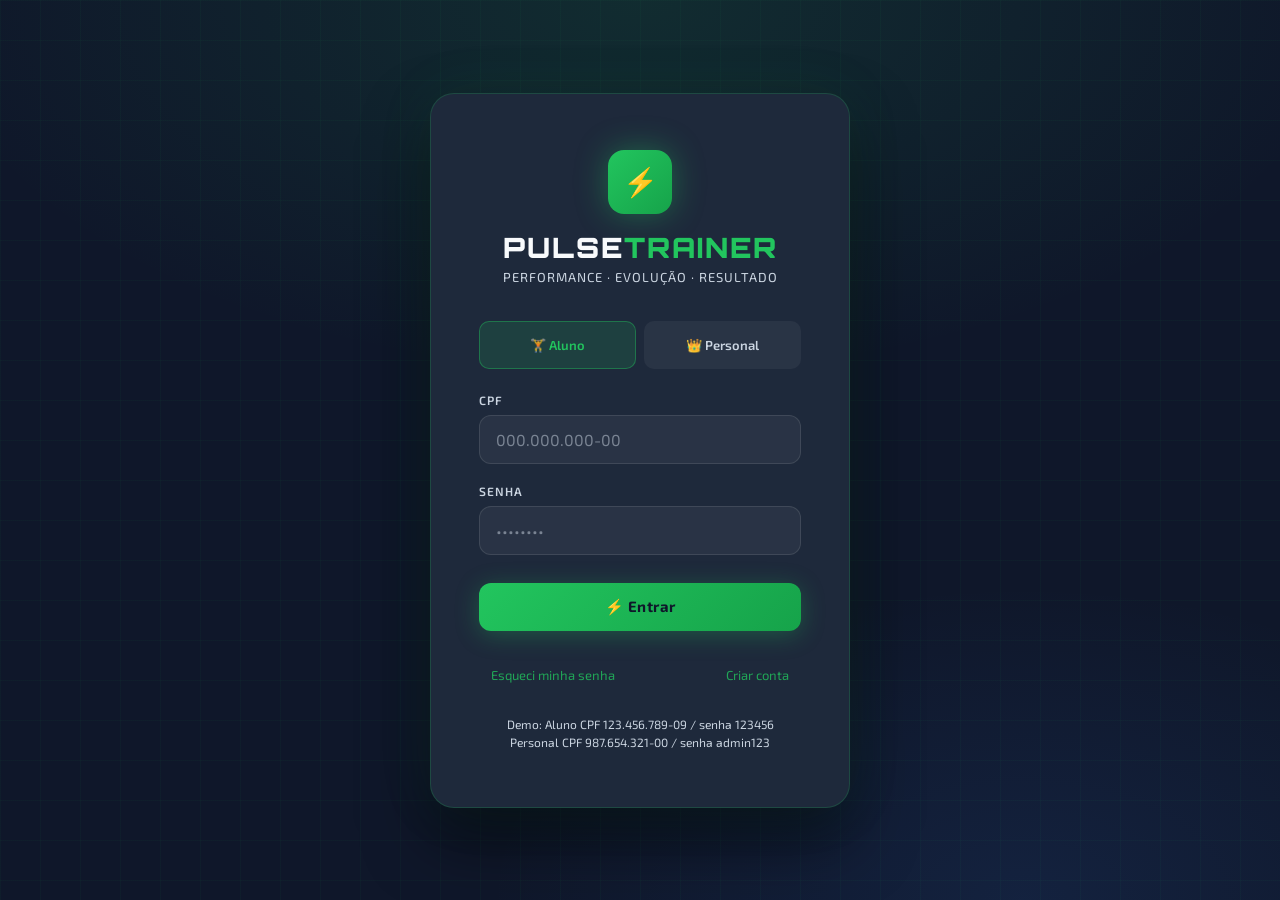
<file: SitePulseTrainerA3/index.html>
<!DOCTYPE html>
<html lang="pt-BR">
<head>
<meta charset="UTF-8">
<meta name="viewport" content="width=device-width, initial-scale=1.0">
<title>PulseTrainer</title>
<meta name="description" content="PulseTrainer — plataforma de treinos, evolução e gamificação para alunos e personal trainers.">

<!-- Open Graph -->
<meta property="og:type" content="website">
<meta property="og:site_name" content="PulseTrainer">
<meta property="og:title" content="PulseTrainer — Performance · Evolução · Resultado">
<meta property="og:description" content="Acompanhe treinos, evolução, metas, ranking e desafios. Plataforma completa para alunos e personal trainers.">
<meta property="og:image" content="https://pulsetrainerproject.vercel.app/og-image.png">
<meta property="og:image:width" content="1200">
<meta property="og:image:height" content="630">
<meta property="og:url" content="https://pulsetrainerproject.vercel.app/">
<meta property="og:locale" content="pt_BR">

<!-- Twitter Card -->
<meta name="twitter:card" content="summary_large_image">
<meta name="twitter:title" content="PulseTrainer — Performance · Evolução · Resultado">
<meta name="twitter:description" content="Acompanhe treinos, evolução, metas, ranking e desafios. Plataforma completa para alunos e personal trainers.">
<meta name="twitter:image" content="https://pulsetrainerproject.vercel.app/og-image.png">

<link href="https://fonts.googleapis.com/css2?family=Orbitron:wght@400;700;900&family=Exo+2:wght@300;400;500;600;700&display=swap" rel="stylesheet">
<link rel="stylesheet" href="style.css">
</head>
<body>

<!-- ══════════ LOGIN SCREEN ══════════ -->
<div id="loginScreen" class="login-screen">
  <div class="login-bg"></div>
  <div class="login-grid"></div>
  <div class="login-box">
    <div class="login-logo">
      <div class="login-logo-icon">⚡</div>
      <h1>PULSE<span>TRAINER</span></h1>
      <p>Performance · Evolução · Resultado</p>
    </div>
    <div class="role-pills">
      <button class="role-pill active" onclick="setRole('aluno',this)">🏋️ Aluno</button>
      <button class="role-pill" onclick="setRole('admin',this)">👑 Personal</button>
    </div>
    <div class="form-group">
      <label class="form-label">CPF</label>
      <input type="text" class="form-input" placeholder="000.000.000-00" id="cpfInput">
    </div>
    <div class="form-group">
      <label class="form-label">Senha</label>
      <input type="password" class="form-input" placeholder="••••••••" id="passInput">
    </div>
    <button class="btn btn-primary" onclick="doLogin()">⚡ Entrar</button>
    <div class="login-links">
      <button class="link-btn" type="button" onclick="UI.info('Entre em contato com seu personal para redefinir a senha.')">Esqueci minha senha</button>
      <button class="link-btn" type="button" id="createAccountLink">Criar conta</button>
    </div>
    <p style="text-align:center;font-size:12px;color:var(--gray);margin-top:16px;line-height:1.5;">
      Demo: Aluno CPF 123.456.789-09 / senha 123456<br>
      Personal CPF 987.654.321-00 / senha admin123
    </p>
  </div>
</div>

<!-- ══════════ APP LAYOUT ══════════ -->
<div id="appLayout" class="app-layout hidden">

  <!-- MOBILE HEADER -->
  <header class="mobile-header" id="mobileHeader">
    <button class="menu-toggle" id="menuToggle" type="button" aria-label="Abrir menu" aria-expanded="false">
      <div class="hamburger-icon">
        <span></span>
        <span></span>
        <span></span>
      </div>
    </button>
    <span id="mobilePageTitle" style="font-family:var(--font-display);font-size:14px;font-weight:700;letter-spacing:1px;">PULSE<span style="color:var(--green)">TRAINER</span></span>
    <button class="theme-btn-topbar" type="button" onclick="UI.toggleTheme()" aria-label="Alternar tema">🌓</button>
  </header>
  <div class="sidebar-overlay" id="sidebarOverlay"></div>

  <!-- SIDEBAR -->
  <aside class="sidebar" id="sidebar">
    <div class="sidebar-logo">
      <div class="sidebar-logo-icon">⚡</div>
      <h2>PULSE<span>TRAINER</span></h2>
    </div>
    <nav class="sidebar-nav" id="sidebarNav">
      <!-- injected by JS -->
    </nav>
    <div class="sidebar-user">
      <div class="user-avatar" id="userAvatarSidebar">MA</div>
      <div class="user-info">
        <div class="user-name" id="userNameSidebar">Marco Alves</div>
        <div class="user-role" id="userRoleSidebar">Aluno · Ouro</div>
      </div>
      <button class="logout-btn" onclick="doLogout()" title="Sair">↩</button>
    </div>
  </aside>

  <!-- MAIN -->
  <main class="main-content" id="mainContent">

    <!-- ── ALUNO: DASHBOARD ── -->
    <div class="page active" id="page-dashboard">
      <div class="topbar">
        <div>
          <h2 style="font-family:var(--font-display);font-size:15px;letter-spacing:1px;color:var(--gray);font-weight:600;">BOM DIA,</h2>
          <h1 style="font-family:var(--font-display);font-size:24px;font-weight:900;">MARCO ALVES 👋</h1>
        </div>
        <div class="topbar-actions">
          <button class="theme-btn-topbar" type="button" onclick="UI.toggleTheme()" aria-label="Alternar tema" title="Alternar tema">🌓</button>
          <div class="notif-btn" id="notifBtnAluno" role="button" tabindex="0" aria-label="Notificações" onclick="openNotifPanel()"><span>🔔</span><div class="notif-dot" id="notifDotAluno" style="display:none"></div></div>
          <div class="user-avatar" id="topbarAvatarAluno" style="width:40px;height:40px;"></div>
        </div>
      </div>

      <div class="cards-grid">
        <div class="stat-card green glow-green">
          <div class="stat-icon green">⚡</div>
          <div class="stat-value" style="color:var(--green)">4.250</div>
          <div class="stat-label">XP Total</div>
          <div class="stat-change up">▲ +150 esta semana</div>
        </div>
        <div class="stat-card gold glow-gold">
          <div class="stat-icon gold">🥇</div>
          <div class="stat-value" style="color:var(--gold)">Ouro</div>
          <div class="stat-label">Nível Atual</div>
          <div class="stat-change" style="color:var(--gray)">750xp para Platina</div>
        </div>
        <div class="stat-card blue glow-blue">
          <div class="stat-icon blue">🔥</div>
          <div class="stat-value" style="color:var(--blue)">12</div>
          <div class="stat-label">Dias Seguidos</div>
          <div class="stat-change up">▲ Recorde pessoal!</div>
        </div>
        <div class="stat-card purple">
          <div class="stat-icon purple">🏆</div>
          <div class="stat-value" style="color:var(--diamond)">#3</div>
          <div class="stat-label">Ranking Semanal</div>
          <div class="stat-change up">▲ Subiu 2 posições</div>
        </div>
      </div>

      <div class="two-col">
        <div class="section-card">
          <h3>⚡ Nível & XP</h3>
          <div class="level-display">
            <div class="level-badge gold">OURO</div>
            <div class="level-info">
              <div class="level-name" style="color:var(--gold)">Nível Ouro</div>
              <div class="level-xp">4.250 / 5.000 XP</div>
              <div class="progress-bar gold"><div class="progress-fill" style="width:85%"></div></div>
            </div>
          </div>
          <div style="margin-top:16px;">
            <div style="display:flex;justify-content:space-between;font-size:13px;color:var(--gray);margin-bottom:8px;">
              <span>Meta da semana</span><span style="color:var(--green);font-weight:700;">16/20 treinos</span>
            </div>
            <div class="progress-bar"><div class="progress-fill" style="width:80%"></div></div>
          </div>
        </div>
        <div class="section-card">
          <h3>🔥 Streak — Dias Seguidos</h3>
          <div style="text-align:center;font-family:var(--font-display);font-size:52px;font-weight:900;color:var(--green);margin:8px 0;text-shadow:0 0 30px rgba(34,197,94,0.5)">12🔥</div>
          <div class="streak-display" style="justify-content:center">
            <div class="streak-day done">S</div>
            <div class="streak-day done">T</div>
            <div class="streak-day done">Q</div>
            <div class="streak-day done">Q</div>
            <div class="streak-day done">S</div>
            <div class="streak-day done">S</div>
            <div class="streak-day today">D</div>
          </div>
        </div>
      </div>

      <div class="section-card">
        <h3>📊 Frequência — Últimas 8 Semanas</h3>
        <div class="mini-chart">
          <div class="chart-bar" style="height:55%" data-val="3 treinos"></div>
          <div class="chart-bar" style="height:70%" data-val="4 treinos"></div>
          <div class="chart-bar" style="height:40%" data-val="2 treinos"></div>
          <div class="chart-bar" style="height:85%" data-val="5 treinos"></div>
          <div class="chart-bar" style="height:60%" data-val="3 treinos"></div>
          <div class="chart-bar" style="height:90%" data-val="5 treinos"></div>
          <div class="chart-bar" style="height:75%" data-val="4 treinos"></div>
          <div class="chart-bar" style="height:100%;background:linear-gradient(to top,var(--green),#86EFAC);" data-val="5 treinos"></div>
        </div>
        <div class="chart-labels">
          <div class="chart-label">S1</div><div class="chart-label">S2</div>
          <div class="chart-label">S3</div><div class="chart-label">S4</div>
          <div class="chart-label">S5</div><div class="chart-label">S6</div>
          <div class="chart-label">S7</div><div class="chart-label">Atual</div>
        </div>
      </div>
    </div>

    <!-- ── ALUNO: MEU TREINO ── -->
    <div class="page" id="page-treino">
      <div class="page-header">
        <div class="page-title">
          <h1>💪 Meu Treino</h1>
          <p>Seus treinos da semana</p>
        </div>
        <div style="display:flex;gap:10px;align-items:center;">
          <div class="timer-display" style="font-size:28px;" id="timerDisplay">00:00</div>
          <button class="btn btn-primary btn-sm" id="timerBtn" onclick="toggleTimer()">▶ Iniciar</button>
        </div>
      </div>

      <div id="workoutList">
        <!-- Treino A -->
        <div class="workout-block">
          <div class="workout-header" onclick="toggleWorkout(this)">
            <div class="workout-color-dot" style="background:var(--green)"></div>
            <div class="workout-title">Treino A — Peito & Tríceps</div>
            <div class="workout-meta">4 exercícios · Hoje</div>
            <div class="workout-expand">▼</div>
          </div>
          <div class="exercise-list" style="display:none">
            <div class="exercise-item">
              <div class="ex-checkbox" onclick="toggleExercise(this)">✓</div>
              <div class="ex-info">
                <div class="ex-name">Supino Reto</div>
                <div class="ex-detail">Descanso: 90s</div>
              </div>
              <div class="ex-sets">4x10</div>
            </div>
            <div class="exercise-item">
              <div class="ex-checkbox" onclick="toggleExercise(this)"></div>
              <div class="ex-info">
                <div class="ex-name">Supino Inclinado</div>
                <div class="ex-detail">Descanso: 90s</div>
              </div>
              <div class="ex-sets">3x12</div>
            </div>
            <div class="exercise-item">
              <div class="ex-checkbox" onclick="toggleExercise(this)"></div>
              <div class="ex-info">
                <div class="ex-name">Crucifixo</div>
                <div class="ex-detail">Descanso: 60s</div>
              </div>
              <div class="ex-sets">3x15</div>
            </div>
            <div class="exercise-item">
              <div class="ex-checkbox" onclick="toggleExercise(this)"></div>
              <div class="ex-info">
                <div class="ex-name">Tríceps Corda</div>
                <div class="ex-detail">Descanso: 60s · Obs: Mantenha cotovelo fixo</div>
              </div>
              <div class="ex-sets">4x12</div>
            </div>
            <div style="margin-top:14px;">
              <button class="btn btn-primary" style="width:100%;" onclick="finishWorkout()">✅ Concluir Treino A — +100 XP</button>
            </div>
          </div>
        </div>
        <!-- Treino B -->
        <div class="workout-block">
          <div class="workout-header" onclick="toggleWorkout(this)">
            <div class="workout-color-dot" style="background:var(--blue)"></div>
            <div class="workout-title">Treino B — Costas & Bíceps</div>
            <div class="workout-meta">4 exercícios · Amanhã</div>
            <div class="workout-expand">▼</div>
          </div>
          <div class="exercise-list" style="display:none">
            <div class="exercise-item">
              <div class="ex-checkbox" onclick="toggleExercise(this)"></div>
              <div class="ex-info"><div class="ex-name">Puxada Frontal</div><div class="ex-detail">Descanso: 90s</div></div>
              <div class="ex-sets">4x10</div>
            </div>
            <div class="exercise-item">
              <div class="ex-checkbox" onclick="toggleExercise(this)"></div>
              <div class="ex-info"><div class="ex-name">Remada Curvada</div><div class="ex-detail">Descanso: 90s</div></div>
              <div class="ex-sets">4x10</div>
            </div>
            <div class="exercise-item">
              <div class="ex-checkbox" onclick="toggleExercise(this)"></div>
              <div class="ex-info"><div class="ex-name">Rosca Direta</div><div class="ex-detail">Descanso: 60s</div></div>
              <div class="ex-sets">3x12</div>
            </div>
            <div style="margin-top:14px;">
              <button class="btn btn-primary" style="width:100%;" onclick="alert('✅ Treino concluído! +100 XP')">✅ Concluir Treino B — +100 XP</button>
            </div>
          </div>
        </div>
        <!-- Treino C -->
        <div class="workout-block">
          <div class="workout-header" onclick="toggleWorkout(this)">
            <div class="workout-color-dot" style="background:var(--gold)"></div>
            <div class="workout-title">Treino C — Pernas & Ombros</div>
            <div class="workout-meta">5 exercícios · Quinta</div>
            <div class="workout-expand">▼</div>
          </div>
          <div class="exercise-list" style="display:none">
            <div class="exercise-item">
              <div class="ex-checkbox" onclick="toggleExercise(this)"></div>
              <div class="ex-info"><div class="ex-name">Agachamento Livre</div><div class="ex-detail">Descanso: 120s</div></div>
              <div class="ex-sets">5x8</div>
            </div>
            <div class="exercise-item">
              <div class="ex-checkbox" onclick="toggleExercise(this)"></div>
              <div class="ex-info"><div class="ex-name">Leg Press</div><div class="ex-detail">Descanso: 90s</div></div>
              <div class="ex-sets">4x12</div>
            </div>
            <div class="exercise-item">
              <div class="ex-checkbox" onclick="toggleExercise(this)"></div>
              <div class="ex-info"><div class="ex-name">Desenvolvimento</div><div class="ex-detail">Descanso: 90s</div></div>
              <div class="ex-sets">4x10</div>
            </div>
          </div>
        </div>
      </div>
    </div>

    <!-- ── ALUNO: EVOLUÇÃO ── -->
    <div class="page" id="page-evolucao">
      <div class="page-header">
        <div class="page-title"><h1>📈 Evolução Física</h1><p>Acompanhe sua transformação</p></div>
        <button class="btn btn-primary btn-sm">+ Novo Registro</button>
      </div>

      <div class="evo-grid">
        <div class="evo-stat">
          <div class="evo-stat-value" style="color:var(--green)">78.5<span style="font-size:16px">kg</span></div>
          <div class="evo-stat-label">Peso Atual</div>
        </div>
        <div class="evo-stat">
          <div class="evo-stat-value" style="color:var(--gray)">92.0<span style="font-size:16px">kg</span></div>
          <div class="evo-stat-label">Peso Inicial</div>
        </div>
        <div class="evo-stat">
          <div class="evo-stat-value" style="color:var(--blue)">24.6</div>
          <div class="evo-stat-label">IMC</div>
        </div>
        <div class="evo-stat">
          <div class="evo-stat-value" style="color:var(--gold)">18<span style="font-size:16px">%</span></div>
          <div class="evo-stat-label">% Gordura</div>
        </div>
        <div class="evo-stat">
          <div class="evo-stat-value" style="color:var(--diamond)">64.4<span style="font-size:16px">kg</span></div>
          <div class="evo-stat-label">Massa Muscular</div>
        </div>
        <div class="evo-stat">
          <div class="evo-stat-value" style="color:var(--green)">-13.5<span style="font-size:16px">kg</span></div>
          <div class="evo-stat-label">Total Perdido</div>
        </div>
      </div>

      <div class="two-col">
        <div class="section-card">
          <h3>⚖️ Peso — Últimos 6 Meses</h3>
          <div class="mini-chart">
            <div class="chart-bar" style="height:100%;background:linear-gradient(to top,rgba(239,68,68,0.6),rgba(239,68,68,0.2));" data-val="92kg"></div>
            <div class="chart-bar" style="height:90%;background:linear-gradient(to top,rgba(245,158,11,0.6),rgba(245,158,11,0.2));" data-val="88kg"></div>
            <div class="chart-bar" style="height:80%;background:linear-gradient(to top,rgba(245,158,11,0.5),rgba(245,158,11,0.2));" data-val="85kg"></div>
            <div class="chart-bar" style="height:70%;" data-val="83kg"></div>
            <div class="chart-bar" style="height:62%;" data-val="80kg"></div>
            <div class="chart-bar" style="height:55%;" data-val="78.5kg"></div>
          </div>
          <div class="chart-labels">
            <div class="chart-label">Jan</div><div class="chart-label">Fev</div>
            <div class="chart-label">Mar</div><div class="chart-label">Abr</div>
            <div class="chart-label">Mai</div><div class="chart-label">Jun</div>
          </div>
        </div>
        <div class="section-card">
          <h3>📏 Medidas Corporais (cm)</h3>
          <div style="display:flex;flex-direction:column;gap:12px;margin-top:4px;">
            <div>
              <div style="display:flex;justify-content:space-between;font-size:13px;margin-bottom:6px;"><span style="color:var(--gray)">Cintura</span><span style="font-weight:700;">88cm <span style="color:var(--green);font-size:11px;">(-10cm)</span></span></div>
              <div class="progress-bar"><div class="progress-fill" style="width:72%"></div></div>
            </div>
            <div>
              <div style="display:flex;justify-content:space-between;font-size:13px;margin-bottom:6px;"><span style="color:var(--gray)">Peito</span><span style="font-weight:700;">105cm <span style="color:var(--green);font-size:11px;">(+5cm)</span></span></div>
              <div class="progress-bar blue"><div class="progress-fill" style="width:85%"></div></div>
            </div>
            <div>
              <div style="display:flex;justify-content:space-between;font-size:13px;margin-bottom:6px;"><span style="color:var(--gray)">Bíceps</span><span style="font-weight:700;">38cm <span style="color:var(--green);font-size:11px;">(+3cm)</span></span></div>
              <div class="progress-bar gold"><div class="progress-fill" style="width:60%"></div></div>
            </div>
            <div>
              <div style="display:flex;justify-content:space-between;font-size:13px;margin-bottom:6px;"><span style="color:var(--gray)">Quadril</span><span style="font-weight:700;">98cm <span style="color:var(--green);font-size:11px;">(-8cm)</span></span></div>
              <div class="progress-bar"><div class="progress-fill" style="width:65%"></div></div>
            </div>
          </div>
        </div>
      </div>
    </div>

    <!-- ── ALUNO: FOTOS ── -->
    <div class="page" id="page-fotos">
      <div class="page-header">
        <div class="page-title"><h1>📸 Fotos de Progresso</h1><p>Sua transformação visual</p></div>
        <button class="btn btn-primary btn-sm">+ Adicionar Foto</button>
      </div>
      <div class="two-col">
        <div class="section-card">
          <h3>🖼️ Antes vs Depois</h3>
          <div style="display:grid;grid-template-columns:1fr 1fr;gap:12px;">
            <div>
              <div style="height:180px;border-radius:12px;background:linear-gradient(135deg,rgba(239,68,68,0.2),rgba(239,68,68,0.05));border:1px dashed rgba(239,68,68,0.3);display:flex;flex-direction:column;align-items:center;justify-content:center;gap:8px;">
                <span style="font-size:36px;">😔</span>
                <span style="font-size:12px;color:var(--gray);">Jan 2026 · 92kg</span>
              </div>
              <div style="text-align:center;font-size:12px;color:var(--danger);margin-top:6px;font-weight:600;">ANTES</div>
            </div>
            <div>
              <div style="height:180px;border-radius:12px;background:linear-gradient(135deg,rgba(34,197,94,0.2),rgba(34,197,94,0.05));border:1px solid rgba(34,197,94,0.3);display:flex;flex-direction:column;align-items:center;justify-content:center;gap:8px;">
                <span style="font-size:36px;">💪</span>
                <span style="font-size:12px;color:var(--gray);">Jun 2026 · 78kg</span>
              </div>
              <div style="text-align:center;font-size:12px;color:var(--green);margin-top:6px;font-weight:600;">DEPOIS</div>
            </div>
          </div>
        </div>
        <div class="section-card">
          <h3>📁 Histórico Completo</h3>
          <div style="display:flex;flex-direction:column;gap:8px;margin-bottom:12px;">
            <div style="display:flex;gap:8px;">
              <span class="status-pill status-active" onclick="this.classList.toggle('status-active');this.classList.toggle('btn-ghost')">Frente</span>
              <span class="status-pill" style="background:rgba(59,130,246,0.15);color:var(--blue);">Lado</span>
              <span class="status-pill btn-ghost" style="cursor:pointer">Costas</span>
            </div>
          </div>
          <div class="photo-grid">
            <div class="photo-item" style="background:linear-gradient(135deg,rgba(34,197,94,0.15),rgba(34,197,94,0.05));">
              <div class="photo-placeholder">🟢</div>
              <div class="photo-date">Jun/26</div>
              <div class="photo-label">Frente</div>
            </div>
            <div class="photo-item" style="background:linear-gradient(135deg,rgba(59,130,246,0.15),rgba(59,130,246,0.05));">
              <div class="photo-placeholder">🔵</div>
              <div class="photo-date">Mai/26</div>
              <div class="photo-label">Frente</div>
            </div>
            <div class="photo-item photo-upload-btn">
              <div class="photo-placeholder">+</div>
              <div class="photo-date">Adicionar</div>
            </div>
          </div>
        </div>
      </div>
    </div>

    <!-- ── ALUNO: METAS ── -->
    <div class="page" id="page-metas">
      <div class="page-header">
        <div class="page-title"><h1>🎯 Metas Pessoais</h1><p>Suas conquistas em andamento</p></div>
        <button class="btn btn-primary btn-sm">+ Nova Meta</button>
      </div>
      <div class="section-card">
        <h3>🎯 Metas Ativas</h3>
        <div class="goal-item">
          <div class="goal-header">
            <div class="goal-name">⚖️ Perder 15kg</div>
            <div class="goal-pct">90%</div>
          </div>
          <div class="progress-bar"><div class="progress-fill" style="width:90%"></div></div>
          <div class="goal-sub">13.5kg perdidos de 15kg · Prazo: 31/08/2026</div>
        </div>
        <div class="goal-item">
          <div class="goal-header">
            <div class="goal-name">🏋️ Treinar 20x no mês</div>
            <div class="goal-pct">80%</div>
          </div>
          <div class="progress-bar"><div class="progress-fill" style="width:80%"></div></div>
          <div class="goal-sub">16 de 20 treinos · Faltam 12 dias</div>
        </div>
        <div class="goal-item">
          <div class="goal-header">
            <div class="goal-name">💪 Ganhar 3kg de massa</div>
            <div class="goal-pct">40%</div>
          </div>
          <div class="progress-bar"><div class="progress-fill" style="width:40%"></div></div>
          <div class="goal-sub">1.2kg de 3kg · Prazo: 31/12/2026</div>
        </div>
        <div class="goal-item" style="border-color:rgba(34,197,94,0.3);background:rgba(34,197,94,0.05)">
          <div class="goal-header">
            <div class="goal-name">🔥 Streak de 30 dias</div>
            <div class="goal-pct" style="color:var(--gold)">40%</div>
          </div>
          <div class="progress-bar gold"><div class="progress-fill" style="width:40%"></div></div>
          <div class="goal-sub">12 de 30 dias · Em andamento</div>
        </div>
      </div>
    </div>

    <!-- ── ALUNO: FEEDBACKS ── -->
    <div class="page" id="page-feedbacks">
      <div class="page-header">
        <div class="page-title"><h1>💬 Feedbacks do Personal</h1><p>Mensagens do seu treinador</p></div>
      </div>
      <div class="section-card">
        <h3>📨 Mensagens Recebidas</h3>
        <div class="feedback-msg">
          <div class="feedback-header">
            <div class="feedback-from">👑 Prof. Carlos Silva</div>
            <div class="feedback-date">Hoje, 08:30</div>
          </div>
          <div class="feedback-text">Excelente evolução nesta semana, Marco! Seus números estão mostrando uma redução consistente e o ganho de massa está no caminho certo. Continue assim! 💪</div>
        </div>
        <div class="feedback-msg">
          <div class="feedback-header">
            <div class="feedback-from">👑 Prof. Carlos Silva</div>
            <div class="feedback-date">3 dias atrás</div>
          </div>
          <div class="feedback-text">Vamos aumentar a carga no próximo treino A. Supino: 70kg → 75kg. Você está pronto para esse avanço. Lembre de manter a postura escápula retraída.</div>
        </div>
        <div class="feedback-msg">
          <div class="feedback-header">
            <div class="feedback-from">👑 Prof. Carlos Silva</div>
            <div class="feedback-date">1 semana atrás</div>
          </div>
          <div class="feedback-text">Parabéns pelo streak de 7 dias! Isso é disciplina real. Sua dedicação está gerando resultados. Continue com a hidratação em dia — pelo menos 3L de água por dia durante os treinos pesados.</div>
        </div>
      </div>
    </div>

    <!-- ── ALUNO: RANKING ── -->
    <div class="page" id="page-ranking">
      <div class="page-header">
        <div class="page-title"><h1>🏆 Ranking</h1><p>Top alunos da semana</p></div>
        <div style="display:flex;gap:8px;">
          <span class="status-pill status-active">Semanal</span>
          <span class="status-pill" style="cursor:pointer;background:rgba(255,255,255,0.05);color:var(--gray)">Mensal</span>
        </div>
      </div>

      <!-- Podium -->
      <div style="display:flex;justify-content:center;align-items:flex-end;gap:16px;margin-bottom:28px;height:140px;">
        <div style="text-align:center;">
          <div style="width:60px;height:60px;border-radius:50%;background:linear-gradient(135deg,var(--silver),#64748B);display:flex;align-items:center;justify-content:center;font-size:20px;font-weight:700;margin:0 auto 8px;border:3px solid var(--silver);">PG</div>
          <div style="font-size:12px;font-weight:600;color:var(--silver)">P. Gomes</div>
          <div style="font-size:11px;color:var(--gray)">3.800 XP</div>
          <div style="height:70px;background:linear-gradient(to top,var(--silver),rgba(148,163,184,0.3));border-radius:8px 8px 0 0;margin-top:8px;display:flex;align-items:center;justify-content:center;font-family:var(--font-display);font-size:20px;font-weight:900;color:var(--silver)">2</div>
        </div>
        <div style="text-align:center;">
          <div style="font-size:24px;margin-bottom:4px;">👑</div>
          <div style="width:68px;height:68px;border-radius:50%;background:linear-gradient(135deg,var(--gold),#D97706);display:flex;align-items:center;justify-content:center;font-size:22px;font-weight:700;margin:0 auto 8px;border:3px solid var(--gold);box-shadow:0 0 24px rgba(245,158,11,0.5);">LC</div>
          <div style="font-size:12px;font-weight:600;color:var(--gold)">L. Costa</div>
          <div style="font-size:11px;color:var(--gray)">5.100 XP</div>
          <div style="height:100px;background:linear-gradient(to top,var(--gold),rgba(245,158,11,0.3));border-radius:8px 8px 0 0;margin-top:8px;display:flex;align-items:center;justify-content:center;font-family:var(--font-display);font-size:24px;font-weight:900;color:#0F172A">1</div>
        </div>
        <div style="text-align:center;">
          <div style="width:56px;height:56px;border-radius:50%;background:linear-gradient(135deg,var(--bronze),#92400E);display:flex;align-items:center;justify-content:center;font-size:18px;font-weight:700;margin:0 auto 8px;border:3px solid var(--bronze);">MA</div>
          <div style="font-size:12px;font-weight:600;color:var(--bronze)">M. Alves</div>
          <div style="font-size:11px;color:var(--gray)">4.250 XP</div>
          <div style="height:55px;background:linear-gradient(to top,var(--bronze),rgba(180,83,9,0.3));border-radius:8px 8px 0 0;margin-top:8px;display:flex;align-items:center;justify-content:center;font-family:var(--font-display);font-size:20px;font-weight:900;color:#fff">3</div>
        </div>
      </div>

      <div class="section-card">
        <h3>📊 Top 10 da Semana</h3>
        <div class="ranking-list">
          <div class="ranking-item top1">
            <div class="rank-pos p1">🥇</div>
            <div class="rank-avatar" style="background:linear-gradient(135deg,var(--gold),#D97706);color:#0F172A">LC</div>
            <div class="rank-info"><div class="rank-name">Lucas Costa</div><div class="rank-level"><span class="level-badge gold" style="width:auto;height:auto;padding:2px 8px;font-size:10px;border-radius:4px;">OURO</span></div></div>
            <div style="text-align:right"><div class="rank-xp">5.100</div><div class="rank-xp-label">XP</div></div>
          </div>
          <div class="ranking-item top2">
            <div class="rank-pos p2">🥈</div>
            <div class="rank-avatar" style="background:linear-gradient(135deg,var(--silver),#64748B);color:#0F172A">PG</div>
            <div class="rank-info"><div class="rank-name">Pedro Gomes</div><div class="rank-level"><span class="level-badge platinum" style="width:auto;height:auto;padding:2px 8px;font-size:10px;border-radius:4px;">PLATINA</span></div></div>
            <div style="text-align:right"><div class="rank-xp">3.800</div><div class="rank-xp-label">XP</div></div>
          </div>
          <div class="ranking-item top3" style="border-color:rgba(245,158,11,0.4);background:rgba(245,158,11,0.08)">
            <div class="rank-pos p3">🥉</div>
            <div class="rank-avatar" style="background:linear-gradient(135deg,var(--bronze),#92400E)">MA</div>
            <div class="rank-info"><div class="rank-name">Marco Alves (Você)</div><div class="rank-level"><span class="level-badge gold" style="width:auto;height:auto;padding:2px 8px;font-size:10px;border-radius:4px;">OURO</span></div></div>
            <div style="text-align:right"><div class="rank-xp">4.250</div><div class="rank-xp-label">XP</div></div>
          </div>
          <div class="ranking-item">
            <div class="rank-pos pn">4</div>
            <div class="rank-avatar">AS</div>
            <div class="rank-info"><div class="rank-name">Ana Santos</div><div class="rank-level"><span class="level-badge silver" style="width:auto;height:auto;padding:2px 8px;font-size:10px;border-radius:4px;">PRATA</span></div></div>
            <div style="text-align:right"><div class="rank-xp" style="color:var(--gray)">2.900</div><div class="rank-xp-label">XP</div></div>
          </div>
          <div class="ranking-item">
            <div class="rank-pos pn">5</div>
            <div class="rank-avatar" style="background:linear-gradient(135deg,var(--diamond),#7C3AED)">RF</div>
            <div class="rank-info"><div class="rank-name">Rafael Ferreira</div><div class="rank-level"><span class="level-badge diamond" style="width:auto;height:auto;padding:2px 8px;font-size:10px;border-radius:4px;">DIAMOND</span></div></div>
            <div style="text-align:right"><div class="rank-xp" style="color:var(--gray)">2.700</div><div class="rank-xp-label">XP</div></div>
          </div>
        </div>
      </div>
    </div>

    <!-- ── ALUNO: DESAFIOS ── -->
    <div class="page" id="page-desafios">
      <div class="page-header">
        <div class="page-title"><h1>⚔️ Desafios</h1><p>Supere seus limites</p></div>
      </div>
      <div class="section-card">
        <h3>🔥 Desafios Ativos</h3>
        <div class="challenge-card" style="border-color:rgba(34,197,94,0.2);">
          <div class="challenge-icon" style="background:rgba(34,197,94,0.15)">🔥</div>
          <div class="challenge-info">
            <div class="challenge-name">30 Dias Sem Faltar</div>
            <div class="challenge-desc">Treine por 30 dias consecutivos sem nenhuma falta. Consistência é o segredo dos campeões.</div>
            <div style="margin-bottom:10px;"><div class="progress-bar"><div class="progress-fill" style="width:40%"></div></div><div style="font-size:11px;color:var(--gray);margin-top:4px">12/30 dias completados</div></div>
            <div style="font-size:12px;color:var(--gray);margin-bottom:8px;">
              📅 Início: <strong>01/06/2026</strong> &nbsp; ⛔ Término: <strong>01/07/2026</strong>
            </div>
            <div class="challenge-footer">
              <div class="challenge-prize">🏆 Prêmio: 500 XP + Badge Lenda</div>
            </div>
          </div>
        </div>
        <div class="challenge-card" style="border-color:rgba(59,130,246,0.2);">
          <div class="challenge-icon" style="background:rgba(59,130,246,0.15)">📉</div>
          <div class="challenge-info">
            <div class="challenge-name">Desafio Emagrecimento</div>
            <div class="challenge-desc">Quem perder mais % de gordura em 60 dias vence. Pesagem quinzenal.</div>
            <div style="margin-bottom:10px;"><div class="progress-bar blue"><div class="progress-fill" style="width:65%"></div></div><div style="font-size:11px;color:var(--gray);margin-top:4px">Você está em 3º lugar</div></div>
            <div style="font-size:12px;color:var(--gray);margin-bottom:8px;">
              📅 Início: <strong>01/05/2026</strong> &nbsp; ⛔ Término: <strong>01/07/2026</strong>
            </div>
            <div class="challenge-footer">
              <div class="challenge-prize">🥇 1º lugar: 1000 XP</div>
            </div>
          </div>
        </div>
      </div>
      <div class="section-card">
        <h3>🆕 Disponíveis para Participar</h3>
        <div class="challenge-card" style="opacity:0.8;">
          <div class="challenge-icon" style="background:rgba(245,158,11,0.15)">💪</div>
          <div class="challenge-info">
            <div class="challenge-name">Desafio Hipertrofia</div>
            <div class="challenge-desc">Ganhe o máximo de massa muscular em 90 dias. Pesagem e bioimpedância mensais.</div>
            <div class="challenge-footer">
              <div class="challenge-days">📅 Início: 01/07/2026</div>
              <div><button class="btn btn-primary btn-sm">Participar</button></div>
            </div>
          </div>
        </div>
      </div>
    </div>

    <!-- ── ALUNO: CONQUISTAS ── -->
    <div class="page" id="page-conquistas">
      <div class="page-header">
        <div class="page-title"><h1>🏅 Conquistas</h1><p>Seus badges e realizações</p></div>
      </div>
      <div class="section-card">
        <h3>🏅 Badges Conquistados</h3>
        <div class="badges-grid">
          <div class="badge-item earned"><div class="badge-icon">🏋️</div><div class="badge-name">Primeiro Treino</div><div class="badge-desc">Bem-vindo!</div></div>
          <div class="badge-item earned"><div class="badge-icon">🔥</div><div class="badge-name">7 Dias</div><div class="badge-desc">Seguidos!</div></div>
          <div class="badge-item earned"><div class="badge-icon">🎯</div><div class="badge-name">50 Treinos</div><div class="badge-desc">Metade do caminho</div></div>
          <div class="badge-item earned"><div class="badge-icon">⚖️</div><div class="badge-name">-10kg</div><div class="badge-desc">Transformação real</div></div>
          <div class="badge-item earned"><div class="badge-icon">🥉</div><div class="badge-name">Top 3</div><div class="badge-desc">No Ranking!</div></div>
          <div class="badge-item badge-locked"><div class="badge-icon">💯</div><div class="badge-name">100 Treinos</div><div class="badge-desc">Lendário</div></div>
          <div class="badge-item badge-locked"><div class="badge-icon">🔥</div><div class="badge-name">30 Dias</div><div class="badge-desc">Seguidos</div></div>
          <div class="badge-item badge-locked"><div class="badge-icon">🥇</div><div class="badge-name">Top 1</div><div class="badge-desc">Campeão!</div></div>
          <div class="badge-item badge-locked"><div class="badge-icon">💎</div><div class="badge-name">Diamond</div><div class="badge-desc">Nível máximo</div></div>
        </div>
      </div>
    </div>

    <!-- ── ALUNO: PERFIL ── -->
    <div class="page" id="page-perfil">
      <div class="page-header">
        <div class="page-title"><h1>👤 Meu Perfil</h1><p>Dados pessoais e configurações</p></div>
        <button class="btn btn-primary btn-sm">💾 Salvar</button>
      </div>
      <div class="two-col">
        <div class="section-card">
          <h3>👤 Dados Pessoais</h3>
          <div style="text-align:center;margin-bottom:20px;">
            <div class="user-avatar" style="width:72px;height:72px;font-size:24px;margin:0 auto 12px;">MA</div>
            <div style="font-family:var(--font-display);font-size:18px;font-weight:700;">Marco Alves</div>
            <div class="level-badge gold" style="margin:8px auto 0;display:inline-flex;padding:4px 16px;width:auto;height:auto;border-radius:20px;font-size:11px;">NÍVEL OURO</div>
          </div>
          <div class="page-form-group"><label class="page-form-label">Nome</label><input class="page-form-input" value="Marco Alves"></div>
          <div class="page-form-group"><label class="page-form-label">CPF</label><input class="page-form-input" value="123.456.789-00" readonly style="opacity:0.6"></div>
          <div class="page-form-group"><label class="page-form-label">Telefone</label><input class="page-form-input" value="(48) 99999-0000"></div>
          <div class="page-form-group"><label class="page-form-label">E-mail</label><input class="page-form-input" value="marco@email.com" type="email"></div>
          <div class="page-form-group"><label class="page-form-label">Data de Nascimento</label><input class="page-form-input" value="1990-05-15" type="date"></div>
        </div>
        <div>
          <div class="section-card">
            <h3>⚙️ Configurações</h3>
            <div class="page-form-group"><label class="page-form-label">Objetivo</label>
              <select class="page-form-select"><option>Emagrecimento</option><option>Hipertrofia</option><option>Performance</option><option>Saúde Geral</option></select>
            </div>
            <div class="page-form-group"><label class="page-form-label">Nova Senha</label><input class="page-form-input" type="password" placeholder="••••••••"></div>
            <div class="theme-toggle-wrap">
              <span style="font-size:14px;">🌙 Tema Escuro</span>
              <button class="theme-toggle active" id="themeToggle" type="button" role="switch" aria-label="Tema escuro"></button>
            </div>
            <div class="theme-toggle-wrap" style="border-bottom:none;">
              <span style="font-size:14px;">🔔 Notificações</span>
              <button class="theme-toggle active" id="notifToggle" type="button" role="switch" aria-label="Notificações"></button>
            </div>
          </div>
          <div class="section-card">
            <h3>📊 Dados Físicos</h3>
            <div class="page-form-group"><label class="page-form-label">Altura (cm)</label><input class="page-form-input" value="178"></div>
            <div class="page-form-group"><label class="page-form-label">Peso Atual (kg)</label><input class="page-form-input" value="78.5"></div>
          </div>
        </div>
      </div>
    </div>

    <!-- ═══ ADMIN PAGES ═══ -->

    <!-- ── ADMIN: DASHBOARD ── -->
    <div class="page" id="page-adm-dashboard">
      <div class="topbar">
        <div>
          <h2 style="font-family:var(--font-display);font-size:13px;letter-spacing:1px;color:var(--gray);font-weight:600;">PAINEL ADMIN</h2>
          <h1 style="font-family:var(--font-display);font-size:22px;font-weight:900;">Prof. Carlos Silva 👑</h1>
        </div>
        <div class="topbar-actions">
          <button class="theme-btn-topbar" type="button" onclick="UI.toggleTheme()" aria-label="Alternar tema" title="Alternar tema">🌓</button>
          <div class="notif-btn" id="notifBtnAdmin" role="button" tabindex="0" aria-label="Notificações" onclick="openNotifPanel()"><span>🔔</span><div class="notif-dot" id="notifDotAdmin" style="display:none"></div></div>
          <div class="user-avatar" id="topbarAvatarAdmin" style="width:40px;height:40px;background:linear-gradient(135deg,var(--gold),var(--green));"></div>
        </div>
      </div>

      <div class="cards-grid">
        <div class="stat-card green">
          <div class="stat-icon green">👥</div>
          <div class="stat-value" style="color:var(--green)">34</div>
          <div class="stat-label">Total de Alunos</div>
          <div class="stat-change up">▲ +3 este mês</div>
        </div>
        <div class="stat-card blue">
          <div class="stat-icon blue">✅</div>
          <div class="stat-value" style="color:var(--blue)">18</div>
          <div class="stat-label">Treinos Hoje</div>
          <div class="stat-change up">▲ 53% dos alunos</div>
        </div>
        <div class="stat-card gold">
          <div class="stat-icon gold">⚡</div>
          <div class="stat-value" style="color:var(--gold)">28</div>
          <div class="stat-label">Alunos Ativos</div>
          <div class="stat-change" style="color:var(--gray)">Esta semana</div>
        </div>
        <div class="stat-card purple">
          <div class="stat-icon purple">⚔️</div>
          <div class="stat-value" style="color:var(--diamond)">3</div>
          <div class="stat-label">Desafios Ativos</div>
          <div class="stat-change" style="color:var(--gray)">2 terminam em breve</div>
        </div>
      </div>

      <div class="two-col">
        <div class="section-card">
          <h3>📊 Frequência — Últimas 8 Semanas</h3>
          <div class="mini-chart">
            <div class="chart-bar" style="height:55%" data-val="62%"></div>
            <div class="chart-bar" style="height:70%" data-val="72%"></div>
            <div class="chart-bar" style="height:50%" data-val="58%"></div>
            <div class="chart-bar" style="height:80%" data-val="80%"></div>
            <div class="chart-bar" style="height:65%" data-val="68%"></div>
            <div class="chart-bar" style="height:90%" data-val="88%"></div>
            <div class="chart-bar" style="height:75%" data-val="76%"></div>
            <div class="chart-bar" style="height:100%;background:linear-gradient(to top,var(--green),#86EFAC);" data-val="88%"></div>
          </div>
          <div class="chart-labels">
            <div class="chart-label">S1</div><div class="chart-label">S2</div>
            <div class="chart-label">S3</div><div class="chart-label">S4</div>
            <div class="chart-label">S5</div><div class="chart-label">S6</div>
            <div class="chart-label">S7</div><div class="chart-label">Atual</div>
          </div>
        </div>
        <div class="section-card">
          <h3>🏆 Ranking da Semana</h3>
          <div style="display:flex;flex-direction:column;gap:8px;">
            <div class="ranking-item top1" style="padding:10px 14px;">
              <div class="rank-pos p1" style="font-size:14px;">🥇</div>
              <div class="rank-avatar" style="width:32px;height:32px;font-size:11px;background:linear-gradient(135deg,var(--gold),#D97706);color:#0F172A">LC</div>
              <div class="rank-info"><div class="rank-name" style="font-size:13px;">Lucas Costa</div></div>
              <div class="rank-xp" style="font-size:14px;">5.1k XP</div>
            </div>
            <div class="ranking-item top2" style="padding:10px 14px;">
              <div class="rank-pos p2" style="font-size:14px;">🥈</div>
              <div class="rank-avatar" style="width:32px;height:32px;font-size:11px;">PG</div>
              <div class="rank-info"><div class="rank-name" style="font-size:13px;">Pedro Gomes</div></div>
              <div class="rank-xp" style="font-size:14px;color:var(--silver)">3.8k XP</div>
            </div>
            <div class="ranking-item top3" style="padding:10px 14px;">
              <div class="rank-pos p3" style="font-size:14px;">🥉</div>
              <div class="rank-avatar" style="width:32px;height:32px;font-size:11px;">MA</div>
              <div class="rank-info"><div class="rank-name" style="font-size:13px;">Marco Alves</div></div>
              <div class="rank-xp" style="font-size:14px;color:var(--bronze)">4.25k XP</div>
            </div>
          </div>
        </div>
      </div>
    </div>

    <!-- ── ADMIN: ALUNOS ── -->
    <div class="page" id="page-adm-alunos">
      <div class="page-header">
        <div class="page-title"><h1>👥 Gestão de Alunos</h1><p>34 alunos cadastrados</p></div>
        <button class="btn btn-primary btn-sm">+ Novo Aluno</button>
      </div>
      <div class="section-card">
        <div class="page-adm-search-row" style="display:flex;gap:12px;margin-bottom:16px;">
          <div class="topbar-search" style="width:auto;flex:1;">
            <span>🔍</span><input placeholder="Buscar aluno...">
          </div>
          <select class="page-form-select" style="width:160px">
            <option>Todos os status</option>
            <option>Ativos</option>
            <option>Inativos</option>
          </select>
        </div>
        <table class="data-table data-table--responsive">
          <thead>
            <tr>
              <th>Aluno</th>
              <th>Objetivo</th>
              <th>Treinos</th>
              <th>XP</th>
              <th>Status</th>
              <th>Ações</th>
            </tr>
          </thead>
          <tbody>
            <tr>
              <td data-label="Aluno"><div style="display:flex;align-items:center;gap:10px;"><div class="student-row-avatar">LC</div><div><div style="font-weight:600;">Lucas Costa</div><div style="font-size:11px;color:var(--gray)">lucas@email.com</div></div></div></td>
              <td data-label="Objetivo" style="color:var(--gray)">Hipertrofia</td>
              <td data-label="Treinos">48</td>
              <td data-label="XP" style="color:var(--green);font-weight:700;font-family:var(--font-display)">5.100</td>
              <td data-label="Status"><span class="status-pill status-active">Ativo</span></td>
              <td data-label="Ações"><div class="action-btns"><button class="btn btn-ghost btn-sm">👁️ Ver</button><button class="btn btn-ghost btn-sm">✏️</button><button class="btn btn-danger btn-sm">🗑️</button></div></td>
            </tr>
            <tr>
              <td data-label="Aluno"><div style="display:flex;align-items:center;gap:10px;"><div class="student-row-avatar" style="background:linear-gradient(135deg,var(--diamond),#7C3AED)">MA</div><div><div style="font-weight:600;">Marco Alves</div><div style="font-size:11px;color:var(--gray)">marco@email.com</div></div></div></td>
              <td data-label="Objetivo" style="color:var(--gray)">Emagrecimento</td>
              <td data-label="Treinos">61</td>
              <td data-label="XP" style="color:var(--green);font-weight:700;font-family:var(--font-display)">4.250</td>
              <td data-label="Status"><span class="status-pill status-active">Ativo</span></td>
              <td data-label="Ações"><div class="action-btns"><button class="btn btn-ghost btn-sm">👁️ Ver</button><button class="btn btn-ghost btn-sm">✏️</button><button class="btn btn-danger btn-sm">🗑️</button></div></td>
            </tr>
            <tr>
              <td data-label="Aluno"><div style="display:flex;align-items:center;gap:10px;"><div class="student-row-avatar" style="background:linear-gradient(135deg,var(--platinum),#0891B2)">PG</div><div><div style="font-weight:600;">Pedro Gomes</div><div style="font-size:11px;color:var(--gray)">pedro@email.com</div></div></div></td>
              <td data-label="Objetivo" style="color:var(--gray)">Performance</td>
              <td data-label="Treinos">39</td>
              <td data-label="XP" style="color:var(--green);font-weight:700;font-family:var(--font-display)">3.800</td>
              <td data-label="Status"><span class="status-pill status-active">Ativo</span></td>
              <td data-label="Ações"><div class="action-btns"><button class="btn btn-ghost btn-sm">👁️ Ver</button><button class="btn btn-ghost btn-sm">✏️</button><button class="btn btn-danger btn-sm">🗑️</button></div></td>
            </tr>
            <tr>
              <td data-label="Aluno"><div style="display:flex;align-items:center;gap:10px;"><div class="student-row-avatar" style="background:linear-gradient(135deg,#EC4899,#BE185D)">AS</div><div><div style="font-weight:600;">Ana Santos</div><div style="font-size:11px;color:var(--gray)">ana@email.com</div></div></div></td>
              <td data-label="Objetivo" style="color:var(--gray)">Emagrecimento</td>
              <td data-label="Treinos">27</td>
              <td data-label="XP" style="color:var(--gray);font-weight:700;font-family:var(--font-display)">2.900</td>
              <td data-label="Status"><span class="status-pill status-inactive">Inativo</span></td>
              <td data-label="Ações"><div class="action-btns"><button class="btn btn-ghost btn-sm">👁️ Ver</button><button class="btn btn-ghost btn-sm">✏️</button><button class="btn btn-danger btn-sm">🗑️</button></div></td>
            </tr>
            <tr>
              <td data-label="Aluno"><div style="display:flex;align-items:center;gap:10px;"><div class="student-row-avatar" style="background:linear-gradient(135deg,#F97316,#C2410C)">RF</div><div><div style="font-weight:600;">Rafael Ferreira</div><div style="font-size:11px;color:var(--gray)">rafael@email.com</div></div></div></td>
              <td data-label="Objetivo" style="color:var(--gray)">Hipertrofia</td>
              <td data-label="Treinos">33</td>
              <td data-label="XP" style="color:var(--gray);font-weight:700;font-family:var(--font-display)">2.700</td>
              <td data-label="Status"><span class="status-pill status-active">Ativo</span></td>
              <td data-label="Ações"><div class="action-btns"><button class="btn btn-ghost btn-sm">👁️ Ver</button><button class="btn btn-ghost btn-sm">✏️</button><button class="btn btn-danger btn-sm">🗑️</button></div></td>
            </tr>
          </tbody>
        </table>
      </div>
    </div>

    <!-- ── ADMIN: TREINOS ── -->
    <div class="page" id="page-adm-treinos">
      <div class="page-header">
        <div class="page-title"><h1>🏋️ Gestão de Treinos</h1><p>Crie e gerencie treinos</p></div>
        <button class="btn btn-primary btn-sm">+ Criar Treino</button>
      </div>
      <div class="two-col">
        <div class="section-card">
          <h3>📋 Treinos Cadastrados</h3>
          <div style="display:flex;flex-direction:column;gap:10px;">
            <div class="workout-block" style="margin:0">
              <div class="workout-header" style="justify-content:space-between">
                <div style="display:flex;align-items:center;gap:10px;">
                  <div class="workout-color-dot" style="background:var(--green)"></div>
                  <div><div class="workout-title" style="font-size:14px;">Treino A — Peito & Tríceps</div><div style="font-size:11px;color:var(--gray)">28 alunos · Objetivo: Hipertrofia</div></div>
                </div>
                <div class="action-btns"><button class="btn btn-ghost btn-sm">✏️</button><button class="btn btn-ghost btn-sm">📋</button></div>
              </div>
            </div>
            <div class="workout-block" style="margin:0">
              <div class="workout-header" style="justify-content:space-between">
                <div style="display:flex;align-items:center;gap:10px;">
                  <div class="workout-color-dot" style="background:var(--blue)"></div>
                  <div><div class="workout-title" style="font-size:14px;">Treino B — Costas & Bíceps</div><div style="font-size:11px;color:var(--gray)">28 alunos · Objetivo: Hipertrofia</div></div>
                </div>
                <div class="action-btns"><button class="btn btn-ghost btn-sm">✏️</button><button class="btn btn-ghost btn-sm">📋</button></div>
              </div>
            </div>
            <div class="workout-block" style="margin:0">
              <div class="workout-header" style="justify-content:space-between">
                <div style="display:flex;align-items:center;gap:10px;">
                  <div class="workout-color-dot" style="background:var(--gold)"></div>
                  <div><div class="workout-title" style="font-size:14px;">Treino C — Pernas & Ombros</div><div style="font-size:11px;color:var(--gray)">28 alunos · Objetivo: Hipertrofia</div></div>
                </div>
                <div class="action-btns"><button class="btn btn-ghost btn-sm">✏️</button><button class="btn btn-ghost btn-sm">📋</button></div>
              </div>
            </div>
            <div class="workout-block" style="margin:0">
              <div class="workout-header" style="justify-content:space-between">
                <div style="display:flex;align-items:center;gap:10px;">
                  <div class="workout-color-dot" style="background:var(--diamond)"></div>
                  <div><div class="workout-title" style="font-size:14px;">Treino Emagrecimento</div><div style="font-size:11px;color:var(--gray)">12 alunos · Objetivo: Emagrecimento</div></div>
                </div>
                <div class="action-btns"><button class="btn btn-ghost btn-sm">✏️</button><button class="btn btn-ghost btn-sm">📋</button></div>
              </div>
            </div>
          </div>
        </div>
        <div class="section-card">
          <h3>➕ Novo Treino</h3>
          <div class="page-form-group"><label class="page-form-label">Nome do Treino</label><input class="page-form-input" placeholder="Ex: Treino D — Funcional"></div>
          <div class="page-form-group"><label class="page-form-label">Objetivo</label><select class="page-form-select"><option>Hipertrofia</option><option>Emagrecimento</option><option>Performance</option><option>Resistência</option></select></div>
          <div id="newWorkoutExercises" style="border:1px solid rgba(255,255,255,0.07);border-radius:12px;padding:14px;margin-bottom:14px;">
            <div style="font-size:12px;font-weight:700;color:var(--gray);text-transform:uppercase;letter-spacing:1px;margin-bottom:12px;">Exercícios</div>
            <div class="exercise-item">
              <div style="font-size:13px;flex:1;color:var(--white)">Agachamento Livre</div>
              <div style="font-size:12px;color:var(--gray);margin-right:12px;">4x10 · 120s</div>
              <button class="btn btn-danger btn-sm" style="padding:4px 8px">✕</button>
            </div>
            <div class="exercise-item">
              <div style="font-size:13px;flex:1;color:var(--white)">Levantamento Terra</div>
              <div style="font-size:12px;color:var(--gray);margin-right:12px;">3x8 · 120s</div>
              <button class="btn btn-danger btn-sm" style="padding:4px 8px">✕</button>
            </div>
            <button class="btn btn-ghost btn-sm" style="width:100%;margin-top:10px;" onclick="addExerciseRow()">+ Adicionar Exercício</button>
          </div>
          <button class="btn btn-primary" style="width:100%">💾 Salvar Treino</button>
        </div>
      </div>
    </div>

    <!-- ── ADMIN: FEEDBACKS ── -->
    <div class="page" id="page-adm-feedbacks">
      <div class="page-header">
        <div class="page-title"><h1>💬 Enviar Feedback</h1><p>Mensagens para seus alunos</p></div>
      </div>
      <div class="two-col">
        <div class="section-card">
          <h3>✉️ Nova Mensagem</h3>
          <div class="page-form-group"><label class="page-form-label">Selecionar Aluno</label>
            <select class="page-form-select">
              <option>Marco Alves</option><option>Lucas Costa</option><option>Pedro Gomes</option><option>Ana Santos</option><option>Rafael Ferreira</option>
            </select>
          </div>
          <div class="page-form-group"><label class="page-form-label">Mensagem</label>
            <textarea class="page-form-textarea" placeholder="Escreva seu feedback personalizado...">Excelente evolução nesta semana! Seus números estão mostrando uma redução consistente e o ganho de massa está no caminho certo.</textarea>
          </div>
          <div class="page-form-group"><label class="page-form-label">Anexo (opcional)</label>
            <div style="border:1px dashed rgba(255,255,255,0.15);border-radius:10px;padding:20px;text-align:center;cursor:pointer;color:var(--gray);font-size:13px;">📎 Clique para anexar PDF ou imagem</div>
          </div>
          <button class="btn btn-primary" style="width:100%">📤 Enviar Feedback</button>
        </div>
        <div class="section-card">
          <h3>📨 Feedbacks Enviados</h3>
          <div class="feedback-msg">
            <div class="feedback-header"><div class="feedback-from" style="color:var(--blue)">→ Marco Alves</div><div class="feedback-date">Hoje</div></div>
            <div class="feedback-text">Excelente evolução nesta semana, Marco! Continue assim!</div>
          </div>
          <div class="feedback-msg">
            <div class="feedback-header"><div class="feedback-from" style="color:var(--blue)">→ Lucas Costa</div><div class="feedback-date">Ontem</div></div>
            <div class="feedback-text">Vamos aumentar a carga no supino: 70kg → 75kg na próxima sessão.</div>
          </div>
          <div class="feedback-msg">
            <div class="feedback-header"><div class="feedback-from" style="color:var(--blue)">→ Ana Santos</div><div class="feedback-date">2 dias atrás</div></div>
            <div class="feedback-text">Vi que você faltou 3 dias esta semana. Tudo bem? Precisamos conversar sobre sua rotina.</div>
          </div>
        </div>
      </div>
    </div>

    <!-- ── ADMIN: METAS ── -->
    <div class="page" id="page-adm-metas">
      <div class="page-header">
        <div class="page-title"><h1>🎯 Gestão de Metas</h1><p>Crie metas para seus alunos</p></div>
      </div>
      <div class="two-col">
        <div class="section-card">
          <h3>➕ Criar Meta</h3>
          <div class="page-form-group"><label class="page-form-label">Tipo de Meta</label>
            <div style="display:flex;gap:8px;margin-bottom:4px">
              <span class="status-pill status-active" style="cursor:pointer">👤 Individual</span>
              <span class="status-pill" style="background:rgba(59,130,246,0.1);color:var(--blue);cursor:pointer">👥 Grupo</span>
              <span class="status-pill" style="background:rgba(245,158,11,0.1);color:var(--gold);cursor:pointer">🏟️ Academia</span>
            </div>
          </div>
          <div class="page-form-group"><label class="page-form-label">Aluno</label><select class="page-form-select"><option>Marco Alves</option><option>Lucas Costa</option><option>Todos os alunos</option></select></div>
          <div class="page-form-group"><label class="page-form-label">Meta</label><input class="page-form-input" placeholder="Ex: Perder 5kg"></div>
          <div class="page-form-group"><label class="page-form-label">Prazo</label><input class="page-form-input" type="date"></div>
          <button class="btn btn-primary" style="width:100%">✅ Criar Meta</button>
        </div>
        <div class="section-card">
          <h3>📊 Metas em Andamento</h3>
          <div class="goal-item">
            <div class="goal-header"><div class="goal-name">Marco — Perder 15kg</div><div class="goal-pct">90%</div></div>
            <div class="progress-bar"><div class="progress-fill" style="width:90%"></div></div>
          </div>
          <div class="goal-item">
            <div class="goal-header"><div class="goal-name">Lucas — 100 treinos</div><div class="goal-pct">48%</div></div>
            <div class="progress-bar"><div class="progress-fill" style="width:48%"></div></div>
          </div>
          <div class="goal-item">
            <div class="goal-header"><div class="goal-name">Academia — 500 treinos/mês</div><div class="goal-pct">72%</div></div>
            <div class="progress-bar gold"><div class="progress-fill" style="width:72%"></div></div>
            <div class="goal-sub">360/500 treinos realizados</div>
          </div>
        </div>
      </div>
    </div>

    <!-- ── ADMIN: DESAFIOS ── -->
    <div class="page" id="page-adm-desafios">
      <div class="page-header">
        <div class="page-title"><h1>⚔️ Gestão de Desafios</h1></div>
        <button class="btn btn-primary btn-sm">+ Criar Desafio</button>
      </div>
      <div class="two-col">
        <div class="section-card">
          <h3>➕ Novo Desafio</h3>
          <div class="page-form-group"><label class="page-form-label">Nome</label><input class="page-form-input" placeholder="Ex: 30 Dias Sem Faltar"></div>
          <div class="page-form-group"><label class="page-form-label">Objetivo</label><select class="page-form-select"><option>Frequência</option><option>Emagrecimento</option><option>Hipertrofia</option><option>Personalizado</option></select></div>
          <div class="page-form-group"><label class="page-form-label">Regras</label><textarea class="page-form-textarea" placeholder="Descreva as regras do desafio..."></textarea></div>
          <div style="display:grid;grid-template-columns:1fr 1fr;gap:12px;">
            <div class="page-form-group"><label class="page-form-label">Início</label><input class="page-form-input" type="date"></div>
            <div class="page-form-group"><label class="page-form-label">Término</label><input class="page-form-input" type="date"></div>
          </div>
          <div class="page-form-group"><label class="page-form-label">Premiação (XP)</label><input class="page-form-input" placeholder="Ex: 500" type="number"></div>
          <button class="btn btn-primary" style="width:100%">🚀 Criar Desafio</button>
        </div>
        <div class="section-card">
          <h3>⚔️ Desafios Ativos</h3>
          <div class="challenge-card" style="flex-direction:column;gap:12px;">
            <div style="display:flex;justify-content:space-between;align-items:center;">
              <div class="challenge-name">30 Dias Sem Faltar</div>
              <span class="status-pill status-active">Ativo</span>
            </div>
            <div class="goal-item" style="padding:10px">
              <div class="goal-header"><div style="font-size:13px;color:var(--gray)">Participantes: 24/34</div><div class="goal-pct" style="font-size:14px;">40%</div></div>
              <div class="progress-bar"><div class="progress-fill" style="width:40%"></div></div>
            </div>
            <div style="display:flex;gap:8px;"><button class="btn btn-ghost btn-sm">✏️ Editar</button><button class="btn btn-danger btn-sm">⛔ Encerrar</button></div>
          </div>
        </div>
      </div>
    </div>

    <!-- ── ADMIN: RANKING ADMIN ── -->
    <div class="page" id="page-adm-ranking">
      <div class="page-header">
        <div class="page-title"><h1>🏆 Gestão de Ranking</h1></div>
      </div>
      <div class="two-col">
        <div class="section-card">
          <h3>⚙️ Configurações de Pontuação</h3>
          <div class="xp-table">
            <div class="xp-row"><div class="xp-action">✅ Treino concluído</div><input class="xp-input" value="100"> <span style="font-size:12px;color:var(--gray)">XP</span></div>
            <div class="xp-row"><div class="xp-action">🎯 Meta concluída</div><input class="xp-input" value="500"> <span style="font-size:12px;color:var(--gray)">XP</span></div>
            <div class="xp-row"><div class="xp-action">🔥 7 dias seguidos</div><input class="xp-input" value="300"> <span style="font-size:12px;color:var(--gray)">XP</span></div>
            <div class="xp-row"><div class="xp-action">⚔️ Participar de desafio</div><input class="xp-input" value="200"> <span style="font-size:12px;color:var(--gray)">XP</span></div>
            <div class="xp-row"><div class="xp-action">📸 Enviar foto progresso</div><input class="xp-input" value="50"> <span style="font-size:12px;color:var(--gray)">XP</span></div>
          </div>
          <button class="btn btn-primary" style="width:100%;margin-top:16px">💾 Salvar Configurações</button>
        </div>
        <div class="section-card">
          <h3>📊 Ranking Atual</h3>
          <div class="ranking-list">
            <div class="ranking-item top1">
              <div class="rank-pos p1">🥇</div>
              <div class="rank-avatar" style="background:linear-gradient(135deg,var(--gold),#D97706);color:#0F172A">LC</div>
              <div class="rank-info"><div class="rank-name">Lucas Costa</div><div class="rank-level">Ouro · 48 treinos</div></div>
              <div style="text-align:right"><div class="rank-xp">5.100</div><div class="rank-xp-label">XP</div></div>
            </div>
            <div class="ranking-item top2">
              <div class="rank-pos p2">🥈</div>
              <div class="rank-avatar">PG</div>
              <div class="rank-info"><div class="rank-name">Pedro Gomes</div><div class="rank-level">Platina · 39 treinos</div></div>
              <div style="text-align:right"><div class="rank-xp">3.800</div><div class="rank-xp-label">XP</div></div>
            </div>
            <div class="ranking-item top3">
              <div class="rank-pos p3">🥉</div>
              <div class="rank-avatar">MA</div>
              <div class="rank-info"><div class="rank-name">Marco Alves</div><div class="rank-level">Ouro · 61 treinos</div></div>
              <div style="text-align:right"><div class="rank-xp">4.250</div><div class="rank-xp-label">XP</div></div>
            </div>
          </div>
          <div style="display:flex;gap:8px;margin-top:16px;">
            <button class="btn btn-primary btn-sm" id="btnRankSemanal" onclick="setRankingPeriod('semanal',this)">📅 Semanal</button>
            <button class="btn btn-ghost btn-sm" id="btnRankMensal" onclick="setRankingPeriod('mensal',this)">📆 Mensal</button>
            <button class="btn btn-ghost btn-sm" style="margin-left:auto" onclick="resetWeeklyRanking()">🔄 Resetar Semana</button>
          </div>
        </div>
      </div>
    </div>

    <!-- ── ADMIN: GAMIFICAÇÃO ── -->
    <div class="page" id="page-adm-gamificacao">
      <div class="page-header">
        <div class="page-title"><h1>🎮 Gamificação</h1><p>Configure o sistema de XP e níveis</p></div>
      </div>
      <div class="two-col">
        <div class="section-card">
          <h3>⚡ Sistema de XP</h3>
          <div class="xp-table">
            <div class="xp-row"><div class="xp-action">✅ Treino concluído</div><input class="xp-input" value="100"> XP</div>
            <div class="xp-row"><div class="xp-action">🎯 Meta concluída</div><input class="xp-input" value="500"> XP</div>
            <div class="xp-row"><div class="xp-action">🔥 7 dias seguidos</div><input class="xp-input" value="300"> XP</div>
            <div class="xp-row"><div class="xp-action">⚔️ Participar desafio</div><input class="xp-input" value="200"> XP</div>
            <div class="xp-row"><div class="xp-action">🏆 Vencer desafio</div><input class="xp-input" value="1000"> XP</div>
            <div class="xp-row"><div class="xp-action">📸 Foto de progresso</div><input class="xp-input" value="50"> XP</div>
            <div class="xp-row"><div class="xp-action">💯 100 treinos</div><input class="xp-input" value="1000"> XP</div>
          </div>
          <button class="btn btn-primary" style="width:100%;margin-top:16px">💾 Salvar</button>
        </div>
        <div class="section-card">
          <h3>🏅 Sistema de Níveis</h3>
          <div style="display:flex;flex-direction:column;gap:10px;">
            <div style="display:flex;align-items:center;gap:12px;padding:12px;border-radius:10px;background:rgba(180,83,9,0.1);border:1px solid rgba(180,83,9,0.3)">
              <div class="level-badge bronze" style="width:40px;height:40px;font-size:9px;">BRONZE</div>
              <div style="flex:1"><div style="font-weight:600;">Bronze</div><div style="font-size:12px;color:var(--gray)">0 — 999 XP</div></div>
              <div style="font-family:var(--font-display);font-size:13px;color:var(--bronze)">0 XP</div>
            </div>
            <div style="display:flex;align-items:center;gap:12px;padding:12px;border-radius:10px;background:rgba(148,163,184,0.08);border:1px solid rgba(148,163,184,0.2)">
              <div class="level-badge silver" style="width:40px;height:40px;font-size:9px;">PRATA</div>
              <div style="flex:1"><div style="font-weight:600;">Prata</div><div style="font-size:12px;color:var(--gray)">1.000 — 2.499 XP</div></div>
              <div style="font-family:var(--font-display);font-size:13px;color:var(--silver)">1.000 XP</div>
            </div>
            <div style="display:flex;align-items:center;gap:12px;padding:12px;border-radius:10px;background:rgba(245,158,11,0.08);border:1px solid rgba(245,158,11,0.2)">
              <div class="level-badge gold" style="width:40px;height:40px;font-size:9px;">OURO</div>
              <div style="flex:1"><div style="font-weight:600;">Ouro</div><div style="font-size:12px;color:var(--gray)">2.500 — 4.999 XP</div></div>
              <div style="font-family:var(--font-display);font-size:13px;color:var(--gold)">2.500 XP</div>
            </div>
            <div style="display:flex;align-items:center;gap:12px;padding:12px;border-radius:10px;background:rgba(6,182,212,0.08);border:1px solid rgba(6,182,212,0.2)">
              <div class="level-badge platinum" style="width:40px;height:40px;font-size:9px;">PLAT</div>
              <div style="flex:1"><div style="font-weight:600;">Platina</div><div style="font-size:12px;color:var(--gray)">5.000 — 9.999 XP</div></div>
              <div style="font-family:var(--font-display);font-size:13px;color:var(--platinum)">5.000 XP</div>
            </div>
            <div style="display:flex;align-items:center;gap:12px;padding:12px;border-radius:10px;background:rgba(139,92,246,0.08);border:1px solid rgba(139,92,246,0.2)">
              <div class="level-badge diamond" style="width:40px;height:40px;font-size:9px;">DIAM</div>
              <div style="flex:1"><div style="font-weight:600;">Diamond</div><div style="font-size:12px;color:var(--gray)">10.000+ XP</div></div>
              <div style="font-family:var(--font-display);font-size:13px;color:var(--diamond)">10.000 XP</div>
            </div>
          </div>
        </div>
      </div>
      <div class="section-card">
        <h3>🏅 Configuração de Badges</h3>
        <div class="badges-grid">
          <div class="badge-item earned"><div class="badge-icon">🏋️</div><div class="badge-name">Primeiro Treino</div><div class="badge-desc">1 treino</div></div>
          <div class="badge-item earned"><div class="badge-icon">🔥</div><div class="badge-name">Semana Perfeita</div><div class="badge-desc">7 dias streak</div></div>
          <div class="badge-item earned"><div class="badge-icon">🎯</div><div class="badge-name">50 Treinos</div><div class="badge-desc">50 concluídos</div></div>
          <div class="badge-item earned"><div class="badge-icon">💯</div><div class="badge-name">Centenário</div><div class="badge-desc">100 treinos</div></div>
          <div class="badge-item earned"><div class="badge-icon">🥇</div><div class="badge-name">Campeão</div><div class="badge-desc">#1 no ranking</div></div>
          <div class="badge-item earned"><div class="badge-icon">⚔️</div><div class="badge-name">Desafiante</div><div class="badge-desc">5 desafios</div></div>
          <div class="badge-item"><div class="badge-icon">🦁</div><div class="badge-name">Lenda</div><div class="badge-desc">30 dias streak</div></div>
          <div class="badge-item"><div class="badge-icon">💎</div><div class="badge-name">Elite</div><div class="badge-desc">Nível Diamond</div></div>
        </div>
      </div>
    </div>

    <!-- ── ADMIN: EVOLUÇÃO ALUNOS ── -->
    <div class="page" id="page-adm-evolucao">
      <div class="page-header">
        <div class="page-title"><h1>📈 Evolução dos Alunos</h1></div>
        <div style="display:flex;gap:8px;">
          <select class="page-form-select" id="evolucaoStudentFilter" style="width:150px" onchange="filterAdminEvolucao()"><option value="">Todos os alunos</option></select>
          <select class="page-form-select" id="evolucaoPeriodFilter" style="width:120px"><option>Últimos 6M</option><option>Últimos 3M</option><option>Este ano</option></select>
        </div>
      </div>
      <div class="cards-grid">
        <div class="stat-card green"><div class="stat-icon green">⚖️</div><div id="evolStatLost" class="stat-value" style="color:var(--green)">-47kg</div><div class="stat-label">Total perdido (todos)</div></div>
        <div class="stat-card blue"><div class="stat-icon blue">💪</div><div id="evolStatMuscle" class="stat-value" style="color:var(--blue)">+18kg</div><div class="stat-label">Massa ganha (todos)</div></div>
        <div class="stat-card gold"><div class="stat-icon gold">📊</div><div id="evolStatFat" class="stat-value" style="color:var(--gold)">-6.2%</div><div class="stat-label">Redução gordura média</div></div>
        <div class="stat-card purple"><div class="stat-icon purple">🏋️</div><div id="evolStatWorkouts" class="stat-value" style="color:var(--diamond)">1.247</div><div class="stat-label">Total treinos este mês</div></div>
      </div>
      <div class="section-card">
        <h3>📊 Progresso Individual</h3>
        <table class="data-table data-table--responsive">
          <thead><tr><th>Aluno</th><th>Peso Inicial</th><th>Peso Atual</th><th>Variação</th><th>Gordura</th><th>Treinos</th></tr></thead>
          <tbody>
            <tr>
              <td data-label="Aluno"><div style="display:flex;align-items:center;gap:8px;"><div class="student-row-avatar">MA</div>Marco Alves</div></td>
              <td data-label="Peso Inicial" style="color:var(--gray)">92kg</td><td data-label="Peso Atual">78.5kg</td>
              <td data-label="Variação"><span style="color:var(--green);font-weight:700;">-13.5kg ▼</span></td>
              <td data-label="Gordura"><span style="color:var(--green)">18% (-8%)</span></td>
              <td data-label="Treinos">61</td>
            </tr>
            <tr>
              <td data-label="Aluno"><div style="display:flex;align-items:center;gap:8px;"><div class="student-row-avatar">LC</div>Lucas Costa</div></td>
              <td data-label="Peso Inicial" style="color:var(--gray)">72kg</td><td data-label="Peso Atual">80.2kg</td>
              <td data-label="Variação"><span style="color:var(--blue);font-weight:700;">+8.2kg ▲</span></td>
              <td data-label="Gordura"><span style="color:var(--blue)">14% (-2%)</span></td>
              <td data-label="Treinos">48</td>
            </tr>
            <tr>
              <td data-label="Aluno"><div style="display:flex;align-items:center;gap:8px;"><div class="student-row-avatar">AS</div>Ana Santos</div></td>
              <td data-label="Peso Inicial" style="color:var(--gray)">68kg</td><td data-label="Peso Atual">61.5kg</td>
              <td data-label="Variação"><span style="color:var(--green);font-weight:700;">-6.5kg ▼</span></td>
              <td data-label="Gordura"><span style="color:var(--green)">22% (-5%)</span></td>
              <td data-label="Treinos">27</td>
            </tr>
          </tbody>
        </table>
      </div>
    </div>

    <!-- ── ADMIN: CONFIGURAÇÕES ── -->
    <div class="page" id="page-adm-config">
      <div class="page-header">
        <div class="page-title"><h1>⚙️ Configurações</h1><p>Configurações gerais da academia</p></div>
      </div>
      <div class="two-col">
        <div class="section-card">
          <h3>🏟️ Dados da Academia</h3>
          <div class="page-form-group"><label class="page-form-label">Nome da Academia</label><input class="page-form-input" value="PulseTrainer Academy"></div>
          <div class="page-form-group"><label class="page-form-label">Endereço</label><input class="page-form-input" value="Rua das Palmeiras, 123 — Florianópolis"></div>
          <div class="page-form-group"><label class="page-form-label">Telefone</label><input class="page-form-input" value="(48) 3333-0000"></div>
          <div class="page-form-group"><label class="page-form-label">E-mail</label><input class="page-form-input" value="contato@pulsetrainer.com" type="email"></div>
          <button class="btn btn-primary" style="width:100%">💾 Salvar</button>
        </div>
        <div class="section-card">
          <h3>👑 Meu Perfil — Personal</h3>
          <div style="text-align:center;margin-bottom:20px">
            <div class="user-avatar" style="width:64px;height:64px;font-size:20px;margin:0 auto 12px;background:linear-gradient(135deg,var(--gold),var(--green))">CS</div>
            <div style="font-family:var(--font-display);font-size:16px;font-weight:700;">Prof. Carlos Silva</div>
            <div style="font-size:12px;color:var(--green);margin-top:4px">Personal Trainer · Admin</div>
          </div>
          <div class="page-form-group"><label class="page-form-label">Nome</label><input class="page-form-input" value="Carlos Silva"></div>
          <div class="page-form-group"><label class="page-form-label">CREF</label><input class="page-form-input" value="123456-G/SC"></div>
          <div class="page-form-group"><label class="page-form-label">Nova Senha</label><input class="page-form-input" type="password" placeholder="••••••••"></div>
          <button class="btn btn-primary" style="width:100%">💾 Atualizar</button>
        </div>
      </div>
    </div>

  </main>
</div>

<script src="storage.js"></script>
<script src="ui.js"></script>
<script src="app.js"></script>
</body>
</html>
</file>
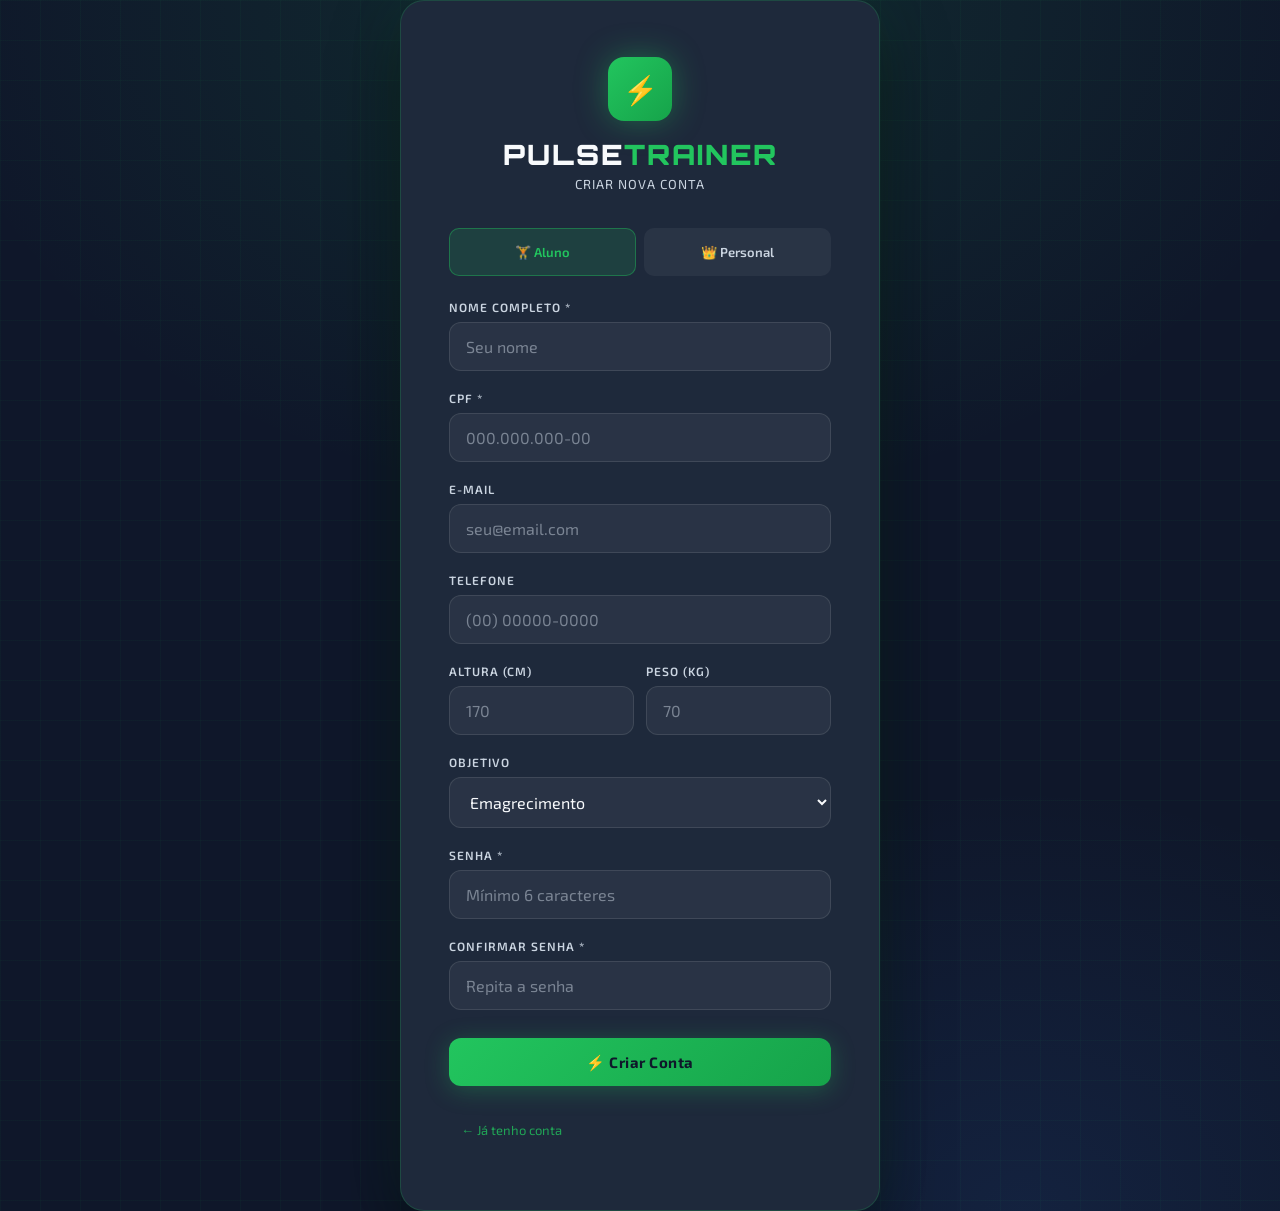
<file: SitePulseTrainerA3/cadastro.html>
<!DOCTYPE html>
<html lang="pt-BR">
<head>
<meta charset="UTF-8">
<meta name="viewport" content="width=device-width, initial-scale=1.0">
<title>Criar Conta — PulseTrainer</title>
<meta name="description" content="Crie sua conta na PulseTrainer e comece a acompanhar seus treinos, evolução e conquistas.">

<!-- Open Graph -->
<meta property="og:type" content="website">
<meta property="og:site_name" content="PulseTrainer">
<meta property="og:title" content="Criar Conta — PulseTrainer">
<meta property="og:description" content="Crie sua conta na PulseTrainer e comece a acompanhar seus treinos, evolução e conquistas.">
<meta property="og:image" content="https://pulsetrainerproject.vercel.app/og-image.png">
<meta property="og:image:width" content="1200">
<meta property="og:image:height" content="630">
<meta property="og:url" content="https://pulsetrainerproject.vercel.app/cadastro">
<meta property="og:locale" content="pt_BR">

<!-- Twitter Card -->
<meta name="twitter:card" content="summary_large_image">
<meta name="twitter:title" content="Criar Conta — PulseTrainer">
<meta name="twitter:description" content="Crie sua conta na PulseTrainer e comece a acompanhar seus treinos, evolução e conquistas.">
<meta name="twitter:image" content="https://pulsetrainerproject.vercel.app/og-image.png">

<link href="https://fonts.googleapis.com/css2?family=Orbitron:wght@400;700;900&family=Exo+2:wght@300;400;500;600;700&display=swap" rel="stylesheet">
<link rel="stylesheet" href="style.css">
</head>
<body>

<div class="login-screen">
  <div class="login-bg"></div>
  <div class="login-grid"></div>
  <div class="login-box" style="max-width:480px;">
    <div class="login-logo">
      <div class="login-logo-icon">⚡</div>
      <h1>PULSE<span>TRAINER</span></h1>
      <p>Criar nova conta</p>
    </div>

    <form id="registerForm" novalidate>
      <div class="role-pills">
        <button type="button" class="role-pill active" data-role="aluno">🏋️ Aluno</button>
        <button type="button" class="role-pill" data-role="admin">👑 Personal</button>
      </div>

      <div class="form-group">
        <label class="form-label" for="regName">Nome completo *</label>
        <input type="text" class="form-input" id="regName" placeholder="Seu nome" required autocomplete="name">
      </div>

      <div class="form-group">
        <label class="form-label" for="regCpf">CPF *</label>
        <input type="text" class="form-input" id="regCpf" placeholder="000.000.000-00" required autocomplete="off" inputmode="numeric">
      </div>

      <div class="form-group">
        <label class="form-label" for="regEmail">E-mail</label>
        <input type="email" class="form-input" id="regEmail" placeholder="seu@email.com" autocomplete="email">
      </div>

      <div class="form-group">
        <label class="form-label" for="regPhone">Telefone</label>
        <input type="tel" class="form-input" id="regPhone" placeholder="(00) 00000-0000" autocomplete="tel" inputmode="tel">
      </div>

      <div class="two-col" style="gap:12px;margin-bottom:0;">
        <div class="form-group">
          <label class="form-label" for="regHeight">Altura (cm)</label>
          <input type="number" class="form-input" id="regHeight" placeholder="170" min="100" max="250" inputmode="numeric">
        </div>
        <div class="form-group">
          <label class="form-label" for="regWeight">Peso (kg)</label>
          <input type="number" class="form-input" id="regWeight" placeholder="70" min="30" max="300" step="0.1" inputmode="decimal">
        </div>
      </div>

      <div class="form-group">
        <label class="form-label" for="regGoal">Objetivo</label>
        <select class="form-input" id="regGoal" style="cursor:pointer;">
          <option>Emagrecimento</option>
          <option>Hipertrofia</option>
          <option>Performance</option>
          <option>Saúde Geral</option>
        </select>
      </div>

      <div class="form-group">
        <label class="form-label" for="regPass">Senha *</label>
        <input type="password" class="form-input" id="regPass" placeholder="Mínimo 6 caracteres" required minlength="6" autocomplete="new-password">
      </div>

      <div class="form-group">
        <label class="form-label" for="regPassConfirm">Confirmar senha *</label>
        <input type="password" class="form-input" id="regPassConfirm" placeholder="Repita a senha" required autocomplete="new-password">
      </div>

      <button type="submit" class="btn btn-primary" id="registerBtn">⚡ Criar Conta</button>
    </form>

    <div class="login-links" style="margin-top:20px;">
      <button type="button" class="link-btn" onclick="window.location.href='index.html'">← Já tenho conta</button>
    </div>
  </div>
</div>

<script src="storage.js"></script>
<script src="ui.js"></script>
<script>
document.addEventListener('DOMContentLoaded', () => {
  UI.init();
  UI.applyTheme(Storage.getTheme());

  let selectedRole = 'aluno';
  document.querySelectorAll('.role-pill').forEach(pill => {
    pill.addEventListener('click', () => {
      selectedRole = pill.dataset.role;
      document.querySelectorAll('.role-pill').forEach(p => p.classList.remove('active'));
      pill.classList.add('active');
    });
  });

  const cpfInput = document.getElementById('regCpf');
  const phoneInput = document.getElementById('regPhone');
  cpfInput.addEventListener('input', () => UI.maskCpf(cpfInput));
  phoneInput.addEventListener('input', () => UI.maskPhone(phoneInput));

  document.getElementById('registerForm').addEventListener('submit', async (e) => {
    e.preventDefault();
    const btn = document.getElementById('registerBtn');
    const fields = {
      name: document.getElementById('regName'),
      cpf: cpfInput,
      email: document.getElementById('regEmail'),
      phone: phoneInput,
      pass: document.getElementById('regPass'),
      passConfirm: document.getElementById('regPassConfirm'),
    };

    UI.clearAllErrors(document.getElementById('registerForm'));
    let valid = true;

    if (!fields.name.value.trim()) { UI.setFieldError(fields.name, 'Informe seu nome.'); valid = false; }
    if (!UI.validateCpf(fields.cpf.value)) { UI.setFieldError(fields.cpf, 'CPF inválido.'); valid = false; }
    if (fields.pass.value.length < 6) { UI.setFieldError(fields.pass, 'Senha deve ter no mínimo 6 caracteres.'); valid = false; }
    if (fields.pass.value !== fields.passConfirm.value) {
      UI.setFieldError(fields.passConfirm, 'As senhas não coincidem.');
      valid = false;
    }
    if (!valid) return;

    UI.setLoading(btn, true);
    await new Promise(r => setTimeout(r, 800));

    const result = Storage.createUser({
      name: fields.name.value.trim(),
      cpf: fields.cpf.value,
      email: fields.email.value.trim(),
      phone: fields.phone.value.trim(),
      password: fields.pass.value,
      role: selectedRole,
      goal: document.getElementById('regGoal').value,
      height: document.getElementById('regHeight').value,
      weight: document.getElementById('regWeight').value,
    });

    UI.setLoading(btn, false);

    if (!result.ok) {
      UI.error(result.error);
      if (result.error.includes('CPF')) UI.setFieldError(fields.cpf, result.error);
      return;
    }

    UI.success('Conta criada com sucesso! Redirecionando...');
    setTimeout(() => { window.location.href = 'index.html'; }, 1500);
  });
});
</script>
</body>
</html>
</file>
<file: SitePulseTrainerA3/style.css>
:root,
  [data-theme="dark"] {
    --bg-primary: #0F172A;
    --bg-secondary: #1E293B;
    --bg-card: #334155;
    --text-primary: #F8FAFC;
    --text-muted: #CBD5E1;
    --border-color: rgba(255,255,255,0.07);
    --input-bg: rgba(255,255,255,0.05);
    --input-border: rgba(255,255,255,0.1);
    --shadow-color: rgba(0,0,0,0.5);
    --green: #22C55E;
    --blue: #3B82F6;
    --gold: #F59E0B;
    --white: #F8FAFC;
    --gray: #CBD5E1;
    --bronze: #B45309;
    --silver: #94A3B8;
    --platinum: #06B6D4;
    --diamond: #8B5CF6;
    --danger: #EF4444;
    --font-display: 'Orbitron', monospace;
    --font-body: 'Exo 2', sans-serif;
    --sidebar-w: 260px;
    --transition: 0.2s cubic-bezier(.4,0,.2,1);
    --touch-min: 48px;
  }

  [data-theme="light"] {
    --bg-primary: #F1F5F9;
    --bg-secondary: #FFFFFF;
    --bg-card: #E2E8F0;
    --text-primary: #0F172A;
    --text-muted: #64748B;
    --border-color: rgba(15,23,42,0.1);
    --input-bg: #F8FAFC;
    --input-border: rgba(15,23,42,0.15);
    --shadow-color: rgba(15,23,42,0.12);
    --white: #0F172A;
    --gray: #64748B;
  }

  [data-theme="light"] .login-box,
  [data-theme="light"] .section-card,
  [data-theme="light"] .stat-card,
  [data-theme="light"] .workout-block,
  [data-theme="light"] .sidebar {
    box-shadow: 0 4px 24px var(--shadow-color);
  }

  [data-theme="light"] .btn-primary {
    color: #fff;
  }

  [data-theme="light"] .nav-item.active {
    background: rgba(34,197,94,0.12);
  }

  * { margin: 0; padding: 0; box-sizing: border-box; }

  body {
    font-family: var(--font-body);
    background: var(--bg-primary);
    color: var(--text-primary);
    min-height: 100vh;
    overflow-x: hidden;
    -webkit-tap-highlight-color: transparent;
  }

  /* ── LOGIN ── */
  .login-screen {
    min-height: 100vh;
    display: flex;
    align-items: center;
    justify-content: center;
    position: relative;
    background: var(--bg-primary);
  }
  .login-bg {
    position: absolute; inset: 0;
    background: radial-gradient(ellipse 80% 60% at 50% 0%, rgba(34,197,94,0.12) 0%, transparent 70%),
                radial-gradient(ellipse 60% 50% at 80% 100%, rgba(59,130,246,0.10) 0%, transparent 70%);
    pointer-events: none;
  }
  .login-grid {
    position: absolute; inset: 0;
    background-image: linear-gradient(rgba(34,197,94,0.04) 1px, transparent 1px),
      linear-gradient(90deg, rgba(34,197,94,0.04) 1px, transparent 1px);
    background-size: 40px 40px;
    pointer-events: none;
  }
  .login-box {
    position: relative;
    background: var(--bg-secondary);
    border: 1px solid rgba(34,197,94,0.2);
    border-radius: 24px;
    padding: 56px 48px;
    width: 420px;
    max-width: 95vw;
    box-shadow: 0 0 60px rgba(34,197,94,0.08), 0 32px 64px rgba(0,0,0,0.5);
    animation: loginFadeIn 0.6s ease;
  }
  @keyframes loginFadeIn {
    from { opacity:0; transform: translateY(24px); }
    to   { opacity:1; transform: translateY(0); }
  }
  .login-logo {
    text-align: center;
    margin-bottom: 36px;
  }
  .login-logo-icon {
    width: 64px; height: 64px;
    background: linear-gradient(135deg, var(--green), #16A34A);
    border-radius: 16px;
    display: inline-flex; align-items: center; justify-content: center;
    font-size: 28px;
    margin-bottom: 16px;
    box-shadow: 0 0 32px rgba(34,197,94,0.4);
  }
  .login-logo h1 {
    font-family: var(--font-display);
    font-size: 28px;
    font-weight: 900;
    letter-spacing: 2px;
    color: var(--white);
  }
  .login-logo span { color: var(--green); }
  .login-logo p {
    font-size: 13px;
    color: var(--gray);
    margin-top: 4px;
    letter-spacing: 1px;
    text-transform: uppercase;
  }
  .form-group { margin-bottom: 20px; }
  .form-label {
    display: block;
    font-size: 12px;
    font-weight: 600;
    color: var(--gray);
    text-transform: uppercase;
    letter-spacing: 1px;
    margin-bottom: 8px;
  }
  .form-input {
    width: 100%;
    background: var(--input-bg);
    border: 1px solid var(--input-border);
    border-radius: 12px;
    padding: 14px 16px;
    min-height: var(--touch-min);
    color: var(--text-primary);
    font-family: var(--font-body);
    font-size: 16px;
    transition: border-color var(--transition), box-shadow var(--transition);
    outline: none;
  }
  .form-input.input-error, .page-form-input.input-error {
    border-color: var(--danger);
    box-shadow: 0 0 0 3px rgba(239,68,68,0.15);
  }
  .field-error {
    display: block;
    font-size: 12px;
    color: var(--danger);
    margin-top: 6px;
  }
  .form-input:focus {
    border-color: var(--green);
    box-shadow: 0 0 0 3px rgba(34,197,94,0.15);
  }
  .form-input::placeholder { color: var(--gray); opacity: 0.5; }
  .btn {
    display: inline-flex; align-items: center; justify-content: center; gap: 8px;
    border: none; cursor: pointer; border-radius: 12px;
    font-family: var(--font-body); font-weight: 600;
    transition: all var(--transition); text-decoration: none;
    min-height: var(--touch-min);
    min-width: var(--touch-min);
    padding: 12px 20px;
    touch-action: manipulation;
  }
  .btn:disabled, .btn.loading {
    opacity: 0.65;
    cursor: not-allowed;
    transform: none !important;
  }
  .btn-primary {
    width: 100%;
    background: linear-gradient(135deg, var(--green), #16A34A);
    color: #0F172A; font-size: 15px; font-weight: 700;
    letter-spacing: 0.5px;
    box-shadow: 0 4px 24px rgba(34,197,94,0.3);
    margin-top: 8px;
  }
  .btn-primary:hover {
    transform: translateY(-2px);
    box-shadow: 0 8px 32px rgba(34,197,94,0.4);
  }
  .btn-blue {
    background: linear-gradient(135deg, var(--blue), #2563EB);
    color: #fff;
    box-shadow: 0 4px 16px rgba(59,130,246,0.3);
  }
  .btn-blue:hover { transform: translateY(-2px); box-shadow: 0 8px 24px rgba(59,130,246,0.4); }
  .btn-ghost {
    background: transparent; color: var(--gray);
    border: 1px solid rgba(255,255,255,0.1);
  }
  .btn-ghost:hover { background: rgba(255,255,255,0.05); color: var(--white); }
  .btn-sm { padding: 10px 16px; font-size: 13px; border-radius: 10px; min-height: var(--touch-min); }
  .btn-danger { background: rgba(239,68,68,0.15); color: #EF4444; border: 1px solid rgba(239,68,68,0.3); }
  .btn-danger:hover { background: rgba(239,68,68,0.25); }
  .login-links {
    display: flex; justify-content: space-between;
    margin-top: 20px;
  }
  .link-btn {
    background: none; border: none; color: var(--green);
    font-size: 13px; cursor: pointer; font-family: var(--font-body);
    opacity: 0.8; transition: opacity var(--transition);
    min-height: var(--touch-min);
    padding: 8px 12px;
    display: inline-flex; align-items: center; justify-content: center;
  }
  .link-btn:hover { opacity: 1; }
  .role-pills {
    display: flex; gap: 8px; margin-bottom: 24px;
  }
  .role-pill {
    flex: 1; padding: 12px 10px; border-radius: 10px; border: none; cursor: pointer;
    font-family: var(--font-body); font-size: 13px; font-weight: 600;
    transition: all var(--transition); text-align: center;
    min-height: var(--touch-min);
  }
  .role-pill.active {
    background: rgba(34,197,94,0.15); color: var(--green);
    border: 1px solid rgba(34,197,94,0.4);
  }
  .role-pill:not(.active) {
    background: rgba(255,255,255,0.05); color: var(--gray);
    border: 1px solid transparent;
  }
  .role-pill:hover:not(.active) { background: rgba(255,255,255,0.08); }

  /* ── APP LAYOUT ── */
  .app-layout {
    display: flex; min-height: 100vh;
  }
  .sidebar {
    width: var(--sidebar-w); min-height: 100vh;
    background: var(--bg-secondary);
    border-right: 1px solid rgba(255,255,255,0.06);
    display: flex; flex-direction: column;
    position: fixed; left: 0; top: 0; bottom: 0;
    z-index: 100;
    transition: transform var(--transition);
  }
  .sidebar-logo {
    padding: 24px 20px 20px;
    border-bottom: 1px solid rgba(255,255,255,0.06);
    display: flex; align-items: center; gap: 12px;
  }
  .sidebar-logo-icon {
    width: 40px; height: 40px;
    background: linear-gradient(135deg, var(--green), #16A34A);
    border-radius: 10px;
    display: flex; align-items: center; justify-content: center;
    font-size: 18px;
    box-shadow: 0 0 16px rgba(34,197,94,0.3);
    flex-shrink: 0;
  }
  .sidebar-logo h2 {
    font-family: var(--font-display);
    font-size: 16px; font-weight: 900; letter-spacing: 1px;
  }
  .sidebar-logo h2 span { color: var(--green); }
  .sidebar-nav {
    flex: 1; padding: 12px 12px; overflow-y: auto;
  }
  .nav-section-label {
    font-size: 10px; font-weight: 700; letter-spacing: 1.5px;
    text-transform: uppercase; color: var(--gray); opacity: 0.5;
    padding: 12px 8px 6px;
  }
  .nav-item {
    display: flex; align-items: center; gap: 12px;
    padding: 12px 14px; border-radius: 10px;
    cursor: pointer; font-size: 14px; font-weight: 500; color: var(--gray);
    transition: all var(--transition); margin-bottom: 2px;
    border: 1px solid transparent;
    min-height: var(--touch-min);
  }
  .nav-item:hover {
    background: rgba(255,255,255,0.05); color: var(--white);
  }
  .nav-item.active {
    background: rgba(34,197,94,0.12);
    color: var(--green);
    border-color: rgba(34,197,94,0.2);
  }
  .nav-item-icon { width: 20px; text-align: center; font-size: 16px; flex-shrink:0; }
  .nav-badge {
    margin-left: auto; background: var(--green); color: #0F172A;
    border-radius: 20px; font-size: 10px; font-weight: 700;
    padding: 2px 7px;
  }
  .sidebar-user {
    padding: 16px; border-top: 1px solid rgba(255,255,255,0.06);
    display: flex; align-items: center; gap: 12px;
  }
  .user-avatar {
    width: 38px; height: 38px; border-radius: 50%;
    background: linear-gradient(135deg, var(--blue), var(--green));
    display: flex; align-items: center; justify-content: center;
    font-weight: 700; font-size: 14px; flex-shrink: 0;
    border: 2px solid rgba(34,197,94,0.3);
  }
  .user-info { flex: 1; min-width: 0; }
  .user-name { font-size: 13px; font-weight: 600; color: var(--white); white-space: nowrap; overflow:hidden; text-overflow:ellipsis; }
  .user-role { font-size: 11px; color: var(--green); text-transform: uppercase; letter-spacing: 0.5px; }
  .logout-btn {
    background: none; border: none; cursor: pointer;
    color: var(--gray); font-size: 16px;
    transition: color var(--transition);
    min-width: var(--touch-min); min-height: var(--touch-min);
    display: flex; align-items: center; justify-content: center;
    border-radius: 10px;
  }
  .logout-btn:hover { color: var(--danger); background: rgba(239,68,68,0.08); }

  /* ── MOBILE MENU ── */
  .mobile-header {
    display: none;
    position: fixed; top: 0; left: 0; right: 0; z-index: 200;
    background: var(--bg-secondary);
    border-bottom: 1px solid var(--border-color);
    padding: 10px 16px;
    align-items: center; justify-content: space-between;
    height: 56px;
  }
  .menu-toggle {
    min-width: var(--touch-min); min-height: var(--touch-min);
    width: 44px; height: 44px;
    background: var(--input-bg);
    border: 1px solid var(--input-border);
    border-radius: 12px;
    cursor: pointer;
    display: flex; align-items: center; justify-content: center;
    color: var(--text-primary);
    position: relative;
    flex-shrink: 0;
    transition: background var(--transition), border-color var(--transition);
  }
  .menu-toggle:hover { background: rgba(255,255,255,0.1); border-color: var(--green); }
  .menu-toggle:active { transform: scale(0.95); }

  /* Hamburger SVG lines */
  .hamburger-icon {
    width: 22px; height: 16px;
    display: flex; flex-direction: column; justify-content: space-between;
    pointer-events: none;
  }
  .hamburger-icon span {
    display: block;
    height: 2px;
    background: var(--text-primary);
    border-radius: 2px;
    transform-origin: center;
    transition: transform 0.35s cubic-bezier(.4,0,.2,1),
                opacity 0.25s ease,
                width 0.25s ease;
  }
  .hamburger-icon span:nth-child(1) { width: 100%; }
  .hamburger-icon span:nth-child(2) { width: 70%; }
  .hamburger-icon span:nth-child(3) { width: 100%; }

  /* Open state → X */
  .sidebar.open ~ * .menu-toggle .hamburger-icon span:nth-child(1),
  .menu-toggle.open .hamburger-icon span:nth-child(1) {
    transform: translateY(7px) rotate(45deg);
    width: 100%;
  }
  .sidebar.open ~ * .menu-toggle .hamburger-icon span:nth-child(2),
  .menu-toggle.open .hamburger-icon span:nth-child(2) {
    opacity: 0; transform: scaleX(0);
  }
  .sidebar.open ~ * .menu-toggle .hamburger-icon span:nth-child(3),
  .menu-toggle.open .hamburger-icon span:nth-child(3) {
    transform: translateY(-7px) rotate(-45deg);
    width: 100%;
  }
  .sidebar-overlay {
    display: none;
    position: fixed; inset: 0;
    background: rgba(0,0,0,0.5);
    z-index: 99;
    opacity: 0;
    transition: opacity var(--transition);
  }
  .sidebar-overlay.open { display: block; opacity: 1; }

  /* ── THEME TOGGLE ── */
  .theme-toggle-wrap {
    display: flex; align-items: center; justify-content: space-between;
    padding: 12px 0;
    border-bottom: 1px solid var(--border-color);
    min-height: var(--touch-min);
  }
  .theme-toggle {
    width: 52px; height: 28px;
    background: var(--gray);
    border-radius: 99px;
    position: relative;
    cursor: pointer;
    border: none;
    transition: background var(--transition);
    flex-shrink: 0;
  }
  .theme-toggle.active { background: var(--green); }
  .theme-toggle::after {
    content: '';
    position: absolute;
    top: 3px; left: 3px;
    width: 22px; height: 22px;
    background: #fff;
    border-radius: 50%;
    transition: transform var(--transition);
    box-shadow: 0 2px 4px rgba(0,0,0,0.2);
  }
  .theme-toggle.active::after { transform: translateX(24px); }

  .theme-btn-topbar {
    min-width: var(--touch-min); min-height: var(--touch-min);
    background: var(--input-bg);
    border: 1px solid var(--input-border);
    border-radius: 12px;
    cursor: pointer;
    font-size: 18px;
    display: flex; align-items: center; justify-content: center;
  }

  /* ── TOASTS ── */
  .toast-container {
    position: fixed;
    bottom: 16px; right: 16px;
    top: auto;
    z-index: 9999;
    display: flex; flex-direction: column-reverse; gap: 10px;
    max-width: min(360px, calc(100vw - 32px));
    pointer-events: none;
  }
  .toast {
    display: flex; align-items: center; gap: 10px;
    padding: 14px 18px;
    border-radius: 12px;
    background: var(--bg-secondary);
    border: 1px solid var(--border-color);
    box-shadow: 0 8px 32px var(--shadow-color);
    transform: translateY(120%);
    transition: transform 0.3s ease;
    pointer-events: auto;
    min-height: var(--touch-min);
  }
  .toast.show { transform: translateY(0); }
  .toast-success { border-left: 4px solid var(--green); }
  .toast-error { border-left: 4px solid var(--danger); }
  .toast-warning { border-left: 4px solid var(--gold); }
  .toast-info { border-left: 4px solid var(--blue); }
  .toast-text { font-size: 14px; line-height: 1.4; }

  /* ── SPINNER ── */
  .spinner {
    display: inline-block;
    width: 20px; height: 20px;
    border: 2px solid rgba(255,255,255,0.2);
    border-top-color: var(--green);
    border-radius: 50%;
    animation: spin 0.7s linear infinite;
  }
  [data-theme="light"] .spinner { border-color: rgba(15,23,42,0.15); border-top-color: var(--green); }
  .spinner-lg { width: 40px; height: 40px; border-width: 3px; }
  @keyframes spin { to { transform: rotate(360deg); } }
  .page-spinner {
    position: absolute; inset: 0;
    background: rgba(15,23,42,0.4);
    display: flex; align-items: center; justify-content: center;
    border-radius: 16px; z-index: 10;
  }
  [data-theme="light"] .page-spinner { background: rgba(255,255,255,0.7); }

  /* ── CONFIRM DIALOG ── */
  .confirm-overlay {
    position: fixed; inset: 0;
    background: rgba(0,0,0,0.6);
    z-index: 10000;
    display: flex; align-items: center; justify-content: center;
    padding: 20px;
  }
  .confirm-box {
    background: var(--bg-secondary);
    border: 1px solid var(--border-color);
    border-radius: 16px;
    padding: 28px 24px;
    max-width: 400px; width: 100%;
    box-shadow: 0 16px 48px var(--shadow-color);
  }
  .confirm-message { font-size: 15px; line-height: 1.5; margin-bottom: 24px; }
  .confirm-actions { display: flex; gap: 12px; justify-content: flex-end; }
  .confirm-actions .btn-primary { width: auto; margin-top: 0; }

  /* ── MAIN CONTENT ── */
  .main-content {
    margin-left: var(--sidebar-w);
    flex: 1; padding: 32px;
    min-height: 100vh;
    background: var(--bg-primary);
  }
  .page { display: none; animation: pageFade 0.3s ease; }
  .page.active { display: block; }
  @keyframes pageFade {
    from { opacity:0; transform: translateY(8px); }
    to   { opacity:1; transform: translateY(0); }
  }

  /* ── PAGE HEADER ── */
  .page-header {
    display: flex; align-items: center; justify-content: space-between;
    margin-bottom: 28px;
  }
  .page-title h1 {
    font-family: var(--font-display);
    font-size: 22px; font-weight: 700; letter-spacing: 1px;
  }
  .page-title p { color: var(--gray); font-size: 14px; margin-top: 4px; }

  /* ── CARDS GRID ── */
  .cards-grid {
    display: grid;
    grid-template-columns: repeat(auto-fit, minmax(200px, 1fr));
    gap: 16px;
    margin-bottom: 28px;
  }
  .stat-card {
    background: var(--bg-secondary);
    border: 1px solid rgba(255,255,255,0.07);
    border-radius: 16px; padding: 20px;
    position: relative; overflow: hidden;
    transition: transform var(--transition), box-shadow var(--transition);
  }
  .stat-card:hover { transform: translateY(-3px); box-shadow: 0 12px 32px rgba(0,0,0,0.3); }
  .stat-card::before {
    content: ''; position: absolute;
    top: 0; left: 0; right: 0; height: 3px;
  }
  .stat-card.green::before { background: linear-gradient(90deg, var(--green), transparent); }
  .stat-card.blue::before { background: linear-gradient(90deg, var(--blue), transparent); }
  .stat-card.gold::before { background: linear-gradient(90deg, var(--gold), transparent); }
  .stat-card.purple::before { background: linear-gradient(90deg, var(--diamond), transparent); }
  .stat-icon {
    width: 44px; height: 44px; border-radius: 12px;
    display: flex; align-items: center; justify-content: center;
    font-size: 20px; margin-bottom: 14px;
  }
  .stat-icon.green { background: rgba(34,197,94,0.15); }
  .stat-icon.blue  { background: rgba(59,130,246,0.15); }
  .stat-icon.gold  { background: rgba(245,158,11,0.15); }
  .stat-icon.purple{ background: rgba(139,92,246,0.15); }
  .stat-value {
    font-family: var(--font-display);
    font-size: 28px; font-weight: 700;
    line-height: 1; margin-bottom: 6px;
  }
  .stat-label { font-size: 13px; color: var(--gray); }
  .stat-change {
    font-size: 12px; font-weight: 600; margin-top: 8px;
  }
  .stat-change.up { color: var(--green); }
  .stat-change.down { color: var(--danger); }

  /* ── PROGRESS BAR ── */
  .progress-bar {
    height: 8px; background: rgba(255,255,255,0.08);
    border-radius: 99px; overflow: hidden;
  }
  .progress-fill {
    height: 100%; border-radius: 99px;
    background: linear-gradient(90deg, var(--green), #16A34A);
    transition: width 0.8s cubic-bezier(.4,0,.2,1);
    position: relative;
  }
  .progress-fill::after {
    content: '';
    position: absolute; right: 0; top: 50%; transform: translateY(-50%);
    width: 12px; height: 12px; border-radius: 50%;
    background: #16A34A; box-shadow: 0 0 8px rgba(34,197,94,0.8);
  }
  .progress-bar.gold .progress-fill { background: linear-gradient(90deg, var(--gold), #D97706); }
  .progress-bar.blue .progress-fill { background: linear-gradient(90deg, var(--blue), #2563EB); }

  /* ── SECTION CARD ── */
  .section-card {
    background: var(--bg-secondary);
    border: 1px solid rgba(255,255,255,0.07);
    border-radius: 16px; padding: 24px;
    margin-bottom: 20px;
  }
  .section-card h3 {
    font-family: var(--font-display);
    font-size: 14px; font-weight: 700; letter-spacing: 0.5px;
    margin-bottom: 16px; color: var(--white);
    display: flex; align-items: center; gap: 8px;
  }

  /* ── XP & LEVEL DISPLAY ── */
  .level-display {
    display: flex; align-items: center; gap: 16px;
    padding: 20px; background: rgba(245,158,11,0.08);
    border: 1px solid rgba(245,158,11,0.2);
    border-radius: 16px; margin-bottom: 16px;
  }
  .level-badge {
    width: 56px; height: 56px; border-radius: 50%;
    display: flex; align-items: center; justify-content: center;
    font-family: var(--font-display); font-size: 11px; font-weight: 700;
    letter-spacing: 0.5px; flex-shrink: 0;
  }
  .level-badge.gold { background: linear-gradient(135deg, var(--gold), #D97706); color: #0F172A; box-shadow: 0 0 20px rgba(245,158,11,0.4); }
  .level-badge.silver { background: linear-gradient(135deg, var(--silver), #64748B); color: #0F172A; }
  .level-badge.bronze { background: linear-gradient(135deg, var(--bronze), #92400E); color: #fff; }
  .level-badge.platinum { background: linear-gradient(135deg, var(--platinum), #0891B2); color: #0F172A; }
  .level-badge.diamond { background: linear-gradient(135deg, var(--diamond), #7C3AED); color: #fff; }
  .level-info { flex: 1; }
  .level-name {
    font-family: var(--font-display);
    font-size: 16px; font-weight: 700;
  }
  .level-xp { font-size: 13px; color: var(--gray); margin-bottom: 8px; }

  /* ── RANKING ── */
  .ranking-list { display: flex; flex-direction: column; gap: 10px; }
  .ranking-item {
    display: flex; align-items: center; gap: 16px;
    padding: 16px 20px;
    background: rgba(255,255,255,0.03);
    border: 1px solid rgba(255,255,255,0.06);
    border-radius: 12px;
    transition: all var(--transition);
  }
  .ranking-item:hover { background: rgba(255,255,255,0.06); transform: translateX(4px); }
  .ranking-item.top1 { background: rgba(245,158,11,0.08); border-color: rgba(245,158,11,0.2); }
  .ranking-item.top2 { background: rgba(148,163,184,0.08); border-color: rgba(148,163,184,0.15); }
  .ranking-item.top3 { background: rgba(180,83,9,0.08); border-color: rgba(180,83,9,0.2); }
  .rank-pos {
    font-family: var(--font-display);
    font-size: 18px; font-weight: 700; width: 36px; text-align: center;
  }
  .rank-pos.p1 { color: var(--gold); }
  .rank-pos.p2 { color: var(--silver); }
  .rank-pos.p3 { color: var(--bronze); }
  .rank-pos.pn { color: var(--gray); opacity: 0.6; }
  .rank-avatar {
    width: 40px; height: 40px; border-radius: 50%;
    background: linear-gradient(135deg, var(--blue), var(--green));
    display: flex; align-items: center; justify-content: center;
    font-weight: 700; font-size: 14px;
    flex-shrink: 0;
  }
  .rank-info { flex: 1; }
  .rank-name { font-weight: 600; font-size: 15px; }
  .rank-level { font-size: 12px; color: var(--gray); margin-top: 2px; }
  .rank-xp {
    font-family: var(--font-display);
    font-size: 16px; font-weight: 700; color: var(--green);
  }
  .rank-xp-label { font-size: 11px; color: var(--gray); text-align: right; }

  /* ── WORKOUT CARD ── */
  .workout-block {
    background: rgba(255,255,255,0.03);
    border: 1px solid rgba(255,255,255,0.07);
    border-radius: 14px; margin-bottom: 14px; overflow: hidden;
  }
  .workout-header {
    display: flex; align-items: center; gap: 14px;
    padding: 16px 20px; cursor: pointer;
    transition: background var(--transition);
    min-height: var(--touch-min);
  }
  .workout-header:hover { background: rgba(255,255,255,0.04); }
  .workout-color-dot {
    width: 12px; height: 12px; border-radius: 50%; flex-shrink: 0;
  }
  .workout-title { font-weight: 600; font-size: 15px; flex: 1; }
  .workout-meta { font-size: 12px; color: var(--gray); }
  .workout-expand { font-size: 12px; color: var(--gray); transition: transform var(--transition); }
  .workout-expand.open { transform: rotate(180deg); }
  .exercise-list { padding: 0 20px 16px; }
  .exercise-item {
    display: flex; align-items: center; gap: 12px;
    padding: 10px 0; border-bottom: 1px solid rgba(255,255,255,0.04);
  }
  .exercise-item:last-child { border-bottom: none; }
  .ex-checkbox {
    width: var(--touch-min); height: var(--touch-min); border-radius: 10px;
    border: 2px solid var(--input-border);
    cursor: pointer; display: flex; align-items: center; justify-content: center;
    font-size: 16px; transition: all var(--transition); flex-shrink: 0;
  }
  .ex-checkbox.checked {
    background: var(--green); border-color: var(--green); color: #0F172A; font-weight: 700;
  }
  .ex-info { flex: 1; }
  .ex-name { font-size: 14px; font-weight: 500; }
  .ex-detail { font-size: 12px; color: var(--gray); margin-top: 2px; }
  .ex-sets { font-size: 12px; color: var(--green); font-weight: 600; }

  /* ── BADGES ── */
  .badges-grid { display: grid; grid-template-columns: repeat(auto-fill, minmax(110px,1fr)); gap: 12px; }
  .badge-item {
    background: rgba(255,255,255,0.03);
    border: 1px solid rgba(255,255,255,0.07);
    border-radius: 14px; padding: 16px 10px; text-align: center;
    transition: all var(--transition);
  }
  .badge-item:hover { transform: translateY(-4px); box-shadow: 0 12px 24px rgba(0,0,0,0.3); }
  .badge-item.earned { border-color: rgba(245,158,11,0.3); background: rgba(245,158,11,0.06); }
  .badge-icon { font-size: 32px; margin-bottom: 8px; }
  .badge-name { font-size: 12px; font-weight: 600; color: var(--white); }
  .badge-desc { font-size: 11px; color: var(--gray); margin-top: 4px; }
  .badge-locked { filter: grayscale(1); opacity: 0.4; }

  /* ── CHALLENGE CARD ── */
  .challenge-card {
    background: var(--bg-secondary);
    border: 1px solid rgba(255,255,255,0.07);
    border-radius: 16px; padding: 20px; margin-bottom: 14px;
    display: flex; align-items: flex-start; gap: 16px;
    transition: all var(--transition);
  }
  .challenge-card:hover { transform: translateY(-3px); box-shadow: 0 12px 32px rgba(0,0,0,0.3); }
  .challenge-icon {
    width: 52px; height: 52px; border-radius: 14px;
    display: flex; align-items: center; justify-content: center;
    font-size: 24px; flex-shrink: 0;
  }
  .challenge-info { flex: 1; }
  .challenge-name { font-size: 16px; font-weight: 700; margin-bottom: 4px; }
  .challenge-desc { font-size: 13px; color: var(--gray); margin-bottom: 12px; line-height: 1.5; }
  .challenge-footer { display: flex; align-items: center; justify-content: space-between; }
  .challenge-days { font-size: 13px; color: var(--gold); font-weight: 600; }
  .challenge-prize { font-size: 13px; color: var(--gray); }

  /* ── FEEDBACK ── */
  .feedback-msg {
    background: rgba(255,255,255,0.03);
    border: 1px solid rgba(255,255,255,0.07);
    border-radius: 12px; padding: 16px 20px;
    margin-bottom: 12px;
  }
  .feedback-header { display: flex; align-items: center; justify-content: space-between; margin-bottom: 8px; }
  .feedback-from { font-size: 13px; font-weight: 600; color: var(--green); }
  .feedback-date { font-size: 12px; color: var(--gray); }
  .feedback-text { font-size: 14px; line-height: 1.6; color: var(--gray); }

  /* ── NUTRITION ── */
  .nutrition-card {
    background: var(--bg-secondary);
    border: 1px solid rgba(255,255,255,0.07);
    border-radius: 16px; overflow: hidden; margin-bottom: 14px;
    transition: all var(--transition);
  }
  .nutrition-card:hover { transform: translateY(-3px); box-shadow: 0 12px 32px rgba(0,0,0,0.3); }
  .nutrition-img {
    height: 130px;
    background: linear-gradient(135deg, rgba(34,197,94,0.2), rgba(59,130,246,0.2));
    display: flex; align-items: center; justify-content: center;
    font-size: 48px;
  }
  .nutrition-body { padding: 16px; }
  .nutrition-tag {
    display: inline-block; padding: 3px 10px;
    border-radius: 99px; font-size: 11px; font-weight: 700;
    text-transform: uppercase; letter-spacing: 0.5px;
    margin-bottom: 8px;
  }
  .nutrition-tag.emagrecer { background: rgba(34,197,94,0.15); color: var(--green); }
  .nutrition-tag.hipertrofia { background: rgba(59,130,246,0.15); color: var(--blue); }
  .nutrition-tag.performance { background: rgba(245,158,11,0.15); color: var(--gold); }
  .nutrition-title { font-weight: 700; font-size: 15px; margin-bottom: 6px; }
  .nutrition-desc { font-size: 13px; color: var(--gray); line-height: 1.5; }

  /* ── EVOLUTION STATS ── */
  .evo-grid { display: grid; grid-template-columns: repeat(auto-fit, minmax(140px,1fr)); gap: 12px; margin-bottom: 20px; }
  .evo-stat {
    background: rgba(255,255,255,0.03);
    border: 1px solid rgba(255,255,255,0.07);
    border-radius: 12px; padding: 16px; text-align: center;
  }
  .evo-stat-value { font-family: var(--font-display); font-size: 24px; font-weight: 700; }
  .evo-stat-label { font-size: 12px; color: var(--gray); margin-top: 4px; }

  /* ── SIMPLE CHART ── */
  .mini-chart { height: 80px; display: flex; align-items: flex-end; gap: 6px; }
  .chart-bar {
    flex: 1; border-radius: 6px 6px 0 0;
    background: linear-gradient(to top, rgba(34,197,94,0.7), rgba(34,197,94,0.3));
    min-height: 8px; transition: height 0.5s ease;
    position: relative;
  }
  .chart-bar:hover::after {
    content: attr(data-val);
    position: absolute; bottom: 100%; left: 50%; transform: translateX(-50%);
    background: var(--bg-card); color: var(--white);
    font-size: 11px; padding: 3px 6px; border-radius: 4px; white-space: nowrap;
    margin-bottom: 4px;
  }
  .chart-labels { display: flex; gap: 6px; margin-top: 6px; }
  .chart-label { flex: 1; text-align: center; font-size: 10px; color: var(--gray); }

  /* ── PHOTO GRID ── */
  .photo-grid { display: grid; grid-template-columns: repeat(3, 1fr); gap: 10px; }
  .photo-item {
    aspect-ratio: 3/4; border-radius: 12px; overflow: hidden;
    background: var(--bg-card);
    display: flex; flex-direction: column; align-items: center; justify-content: center;
    cursor: pointer; border: 1px solid rgba(255,255,255,0.07);
    transition: all var(--transition); position: relative;
  }
  .photo-item:hover { transform: scale(1.02); border-color: rgba(34,197,94,0.3); }
  .photo-placeholder { font-size: 32px; margin-bottom: 8px; }
  .photo-date { font-size: 11px; color: var(--gray); }
  .photo-upload-btn {
    border: 2px dashed rgba(255,255,255,0.15);
    cursor: pointer; transition: all var(--transition);
  }
  .photo-upload-btn:hover { border-color: var(--green); }
  .photo-upload-btn .photo-placeholder { color: var(--gray); opacity: 0.4; }
  .photo-label {
    position: absolute; bottom: 8px; left: 0; right: 0; text-align: center;
    font-size: 12px; font-weight: 600; background: rgba(0,0,0,0.5);
    backdrop-filter: blur(4px); padding: 4px;
  }

  /* ── GOALS ── */
  .goal-item {
    background: rgba(255,255,255,0.03);
    border: 1px solid rgba(255,255,255,0.07);
    border-radius: 12px; padding: 16px 20px;
    margin-bottom: 12px;
  }
  .goal-header { display: flex; justify-content: space-between; align-items: center; margin-bottom: 10px; }
  .goal-name { font-weight: 600; font-size: 15px; }
  .goal-pct { font-family: var(--font-display); font-size: 16px; font-weight: 700; color: var(--green); }
  .goal-sub { font-size: 12px; color: var(--gray); margin-top: 6px; }

  /* ── TABLE SCROLL WRAPPER ── */
  .table-scroll-wrap {
    width: 100%;
    overflow-x: auto;
    -webkit-overflow-scrolling: touch;
  }
  .table-scroll-wrap .data-table { width: max-content; min-width: 100%; }

  /* ── ADMIN TABLE ── */
  .data-table { width: 100%; border-collapse: collapse; }
  .data-table th {
    text-align: left; padding: 12px 16px;
    font-size: 11px; font-weight: 700;
    text-transform: uppercase; letter-spacing: 1px; color: var(--gray);
    border-bottom: 1px solid rgba(255,255,255,0.07);
  }
  .data-table td {
    padding: 14px 16px; border-bottom: 1px solid rgba(255,255,255,0.04);
    font-size: 14px;
  }
  .data-table tr:hover td { background: rgba(255,255,255,0.02); }
  .data-table tr:last-child td { border-bottom: none; }
  .student-row-avatar {
    width: 32px; height: 32px; border-radius: 50%;
    background: linear-gradient(135deg, var(--blue), var(--green));
    display: inline-flex; align-items: center; justify-content: center;
    font-size: 12px; font-weight: 700;
  }
  .status-pill {
    display: inline-block; padding: 3px 10px; border-radius: 99px;
    font-size: 11px; font-weight: 700; text-transform: uppercase; letter-spacing: 0.5px;
  }
  .status-active { background: rgba(34,197,94,0.15); color: var(--green); }
  .status-inactive { background: rgba(148,163,184,0.15); color: var(--silver); }
  .action-btns { display: flex; gap: 6px; }

  /* ── GAMIFICATION TABLE ── */
  .xp-table { width: 100%; }
  .xp-row { display: flex; align-items: center; padding: 12px 0; border-bottom: 1px solid rgba(255,255,255,0.04); }
  .xp-row:last-child { border-bottom: none; }
  .xp-action { flex: 1; font-size: 14px; }
  .xp-amount {
    font-family: var(--font-display); font-size: 16px; font-weight: 700;
    color: var(--green);
  }
  .xp-input {
    width: 70px;
    background: rgba(255,255,255,0.07);
    border: 1px solid rgba(255,255,255,0.12);
    border-radius: 8px; padding: 6px 10px;
    color: var(--white); font-family: var(--font-display);
    font-size: 15px; font-weight: 700; text-align: center;
    outline: none;
  }
  .xp-input:focus { border-color: var(--green); }

  /* ── STREAK DISPLAY ── */
  .streak-display {
    display: flex; align-items: center; gap: 6px; flex-wrap: wrap;
  }
  .streak-day {
    width: 36px; height: 36px; border-radius: 8px;
    display: flex; align-items: center; justify-content: center;
    font-size: 12px; font-weight: 600;
    background: rgba(255,255,255,0.05);
    border: 1px solid rgba(255,255,255,0.08);
    color: var(--gray);
  }
  .streak-day.done { background: rgba(34,197,94,0.15); border-color: rgba(34,197,94,0.3); color: var(--green); }
  .streak-day.today { background: var(--green); color: #0F172A; font-weight: 700; box-shadow: 0 0 12px rgba(34,197,94,0.4); }

  /* ── TIMER ── */
  .timer-display {
    font-family: var(--font-display);
    font-size: 48px; font-weight: 700; letter-spacing: 4px;
    color: var(--green); text-align: center;
    text-shadow: 0 0 20px rgba(34,197,94,0.4);
  }

  /* ── FORM ELEMENTS INSIDE PAGES ── */
  .page-form-group { margin-bottom: 16px; }
  .page-form-label { display: block; font-size: 12px; font-weight: 600; color: var(--gray); text-transform: uppercase; letter-spacing: 1px; margin-bottom: 8px; }
  .page-form-input {
    width: 100%; background: var(--input-bg);
    border: 1px solid var(--input-border); border-radius: 10px;
    padding: 12px 14px; min-height: var(--touch-min);
    color: var(--text-primary); font-family: var(--font-body); font-size: 16px;
    outline: none; transition: border-color var(--transition);
  }
  .page-form-input:focus { border-color: var(--green); }
  .page-form-input::placeholder { color: var(--gray); opacity: 0.4; }
  .page-form-select {
    width: 100%; background: var(--input-bg);
    border: 1px solid var(--input-border); border-radius: 10px;
    padding: 12px 14px; min-height: var(--touch-min);
    color: var(--text-primary); font-family: var(--font-body); font-size: 16px;
    outline: none; cursor: pointer;
  }
  .page-form-select option { background: var(--bg-secondary); }
  .page-form-textarea {
    width: 100%; background: rgba(255,255,255,0.05);
    border: 1px solid rgba(255,255,255,0.1); border-radius: 10px;
    padding: 11px 14px; color: var(--white); font-family: var(--font-body); font-size: 14px;
    outline: none; resize: vertical; min-height: 80px;
  }
  .page-form-textarea:focus { border-color: var(--green); }

  /* ── 2-col GRID ── */
  .two-col { display: grid; grid-template-columns: 1fr 1fr; gap: 20px; }
  .three-col { display: grid; grid-template-columns: 1fr 1fr 1fr; gap: 20px; }

  /* ── TIMER PAGE ── */
  .timer-box {
    background: var(--bg-secondary);
    border: 1px solid rgba(255,255,255,0.07);
    border-radius: 20px; padding: 40px; text-align: center; margin-bottom: 20px;
  }
  .timer-controls { display: flex; gap: 12px; justify-content: center; margin-top: 20px; }

  /* ── HIDDEN ── */
  .hidden { display: none !important; }

  /* ── TOP BAR ── */
  .topbar {
    display: flex; align-items: center; justify-content: space-between;
    margin-bottom: 28px;
    padding-bottom: 20px;
    border-bottom: 1px solid rgba(255,255,255,0.05);
  }
  .topbar-search {
    display: flex; align-items: center; gap: 10px;
    background: rgba(255,255,255,0.05);
    border: 1px solid rgba(255,255,255,0.08);
    border-radius: 10px; padding: 10px 16px;
    width: 260px;
  }
  .topbar-search input {
    background: none; border: none; outline: none;
    color: var(--white); font-family: var(--font-body); font-size: 14px;
    width: 100%;
  }
  .topbar-search input::placeholder { color: var(--gray); opacity: 0.5; }
  .topbar-actions { display: flex; align-items: center; gap: 12px; }
  .notif-btn {
    min-width: var(--touch-min); min-height: var(--touch-min);
    border-radius: 12px;
    background: var(--input-bg); border: 1px solid var(--input-border);
    display: flex; align-items: center; justify-content: center;
    cursor: pointer; position: relative;
    transition: background var(--transition);
  }
  .notif-btn:hover { background: rgba(255,255,255,0.08); }
  .notif-dot {
    position: absolute; top: 8px; right: 8px;
    width: 8px; height: 8px; border-radius: 50%;
    background: var(--green);
  }

  /* ── GLOW EFFECTS ── */
  .glow-green { box-shadow: 0 0 20px rgba(34,197,94,0.2); }
  .glow-blue { box-shadow: 0 0 20px rgba(59,130,246,0.2); }
  .glow-gold { box-shadow: 0 0 20px rgba(245,158,11,0.2); }

  /* scrollbar */
  ::-webkit-scrollbar { width: 6px; }
  ::-webkit-scrollbar-track { background: transparent; }
  ::-webkit-scrollbar-thumb { background: rgba(255,255,255,0.1); border-radius: 3px; }
  ::-webkit-scrollbar-thumb:hover { background: rgba(255,255,255,0.2); }

  /* ── MOBILE FIRST (base = mobile) ── */
  .login-box { padding: 32px 24px; width: 100%; max-width: 420px; }
  .main-content { margin-left: 0; padding: 72px 16px 24px; }
  .sidebar { transform: translateX(-100%); }
  .sidebar.open { transform: translateX(0); }
  .mobile-header { display: flex; }
  .two-col, .three-col { grid-template-columns: 1fr; }
  .cards-grid { grid-template-columns: 1fr; }
  .page-header { flex-direction: column; align-items: flex-start; gap: 16px; }
  .page-header > * { max-width: 100%; }
  .topbar { flex-wrap: wrap; gap: 12px; }
  .data-table { display: block; overflow-x: auto; -webkit-overflow-scrolling: touch; max-width: 100%; }
  .table-scroll-wrap { margin: 0 -4px; padding: 0 4px; }
  .table-scroll-wrap .data-table { display: table; width: max-content; min-width: 100%; }
  .section-card:has(.table-scroll-wrap) { padding-left: 12px; padding-right: 12px; overflow: hidden; }
  .data-table th { padding: 10px 10px; font-size: 10px; }
  .data-table td { padding: 10px 10px; font-size: 13px; }
  .action-btns { flex-direction: column; gap: 4px; }
  .action-btns .btn-sm { padding: 6px 10px; font-size: 12px; min-height: 32px; }

  /* ── RESPONSIVE TABLE → CARDS (mobile) ── */
  .data-table--responsive thead { display: none; }
  .data-table--responsive,
  .data-table--responsive tbody,
  .data-table--responsive tr,
  .data-table--responsive td { display: block; width: 100%; box-sizing: border-box; }
  .data-table--responsive tr {
    border: 1px solid rgba(255,255,255,0.08);
    border-radius: 12px;
    margin-bottom: 12px;
    padding: 4px 0;
    background: rgba(255,255,255,0.03);
  }
  .data-table--responsive tr:last-child { margin-bottom: 0; }
  .data-table--responsive td {
    display: flex;
    align-items: center;
    justify-content: flex-start;
    gap: 12px;
    padding: 9px 14px;
    border-bottom: 1px solid rgba(255,255,255,0.05);
    font-size: 13px;
    text-align: left;
  }
  .data-table--responsive td:last-child { border-bottom: none; }
  .data-table--responsive td::before {
    content: attr(data-label);
    font-size: 11px;
    font-weight: 700;
    text-transform: uppercase;
    letter-spacing: 0.6px;
    color: var(--gray);
    white-space: nowrap;
    flex-shrink: 0;
    text-align: left;
  }
  .data-table--responsive td[data-label="Aluno"],
  .data-table--responsive td[data-label="aluno"] {
    justify-content: flex-start;
    text-align: left;
  }
  .data-table--responsive td[data-label="Aluno"]::before,
  .data-table--responsive td[data-label="aluno"]::before { display: none; }
  .data-table--responsive .action-btns {
    flex-direction: row;
    flex-wrap: wrap;
    gap: 6px;
    justify-content: flex-start;
  }
  .photo-grid { grid-template-columns: repeat(2, 1fr); }
  .login-links { flex-direction: column; gap: 4px; align-items: center; }

  /* ── ADMIN PAGE FIXES (mobile overflow) ── */
  .page-header > div[style*="display:flex"],
  .page-header > div[style*="display: flex"] {
    flex-wrap: wrap;
    width: 100%;
  }
  .page-header select.page-form-select[style*="width"] {
    width: 100% !important;
    flex: 1 1 140px;
  }
  .page-adm-search-row { flex-wrap: wrap; }
  .page-adm-search-row .topbar-search { width: 100% !important; }
  .page-adm-search-row select.page-form-select { width: 100% !important; }
  .page-form-input[type="date"] { min-width: 0; }
  div[style*="grid-template-columns:1fr 1fr"] { min-width: 0; }
  div[style*="grid-template-columns:1fr 1fr"] > * { min-width: 0; }
  .challenge-card { flex-wrap: wrap; }
  .challenge-card[style*="flex-direction:column"] { min-width: 0; }
  .goal-header { flex-wrap: wrap; gap: 8px; }
  .section-card { min-width: 0; overflow-wrap: break-word; }
  .two-col > .section-card { min-width: 0; }
  .two-col > div[style*="display:grid"] { min-width: 0; }

  @media (min-width: 600px) {
    .cards-grid { grid-template-columns: 1fr 1fr; }
    .photo-grid { grid-template-columns: repeat(3, 1fr); }
    .login-links { flex-direction: row; }
  }

  @media (min-width: 900px) {
    .mobile-header { display: none; }
    .sidebar { transform: translateX(0); }
    .main-content { margin-left: var(--sidebar-w); padding: 32px; }
    .two-col { grid-template-columns: 1fr 1fr; }
    .three-col { grid-template-columns: 1fr 1fr 1fr; }
    .cards-grid { grid-template-columns: repeat(auto-fit, minmax(200px, 1fr)); }
    .page-header { flex-direction: row; align-items: center; }
    .login-box { padding: 56px 48px; }
  }
</file>
